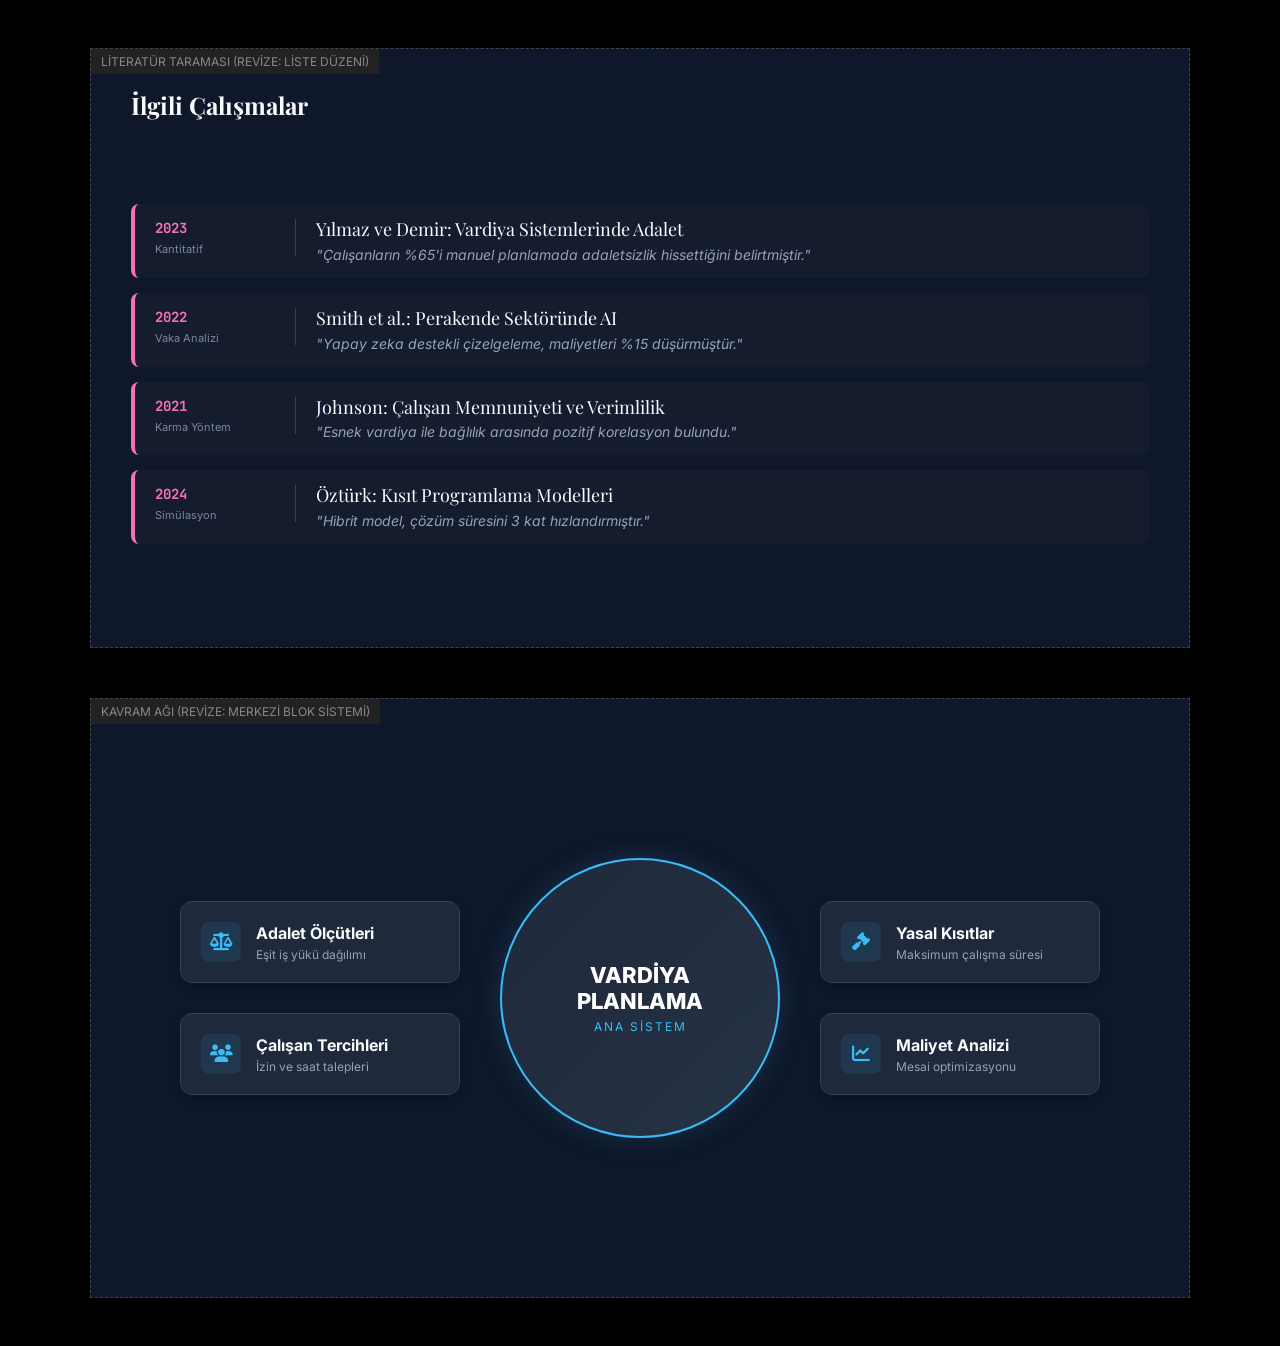
<file: 1.html>
<!DOCTYPE html>
<html lang="tr">
<head>
    <meta charset="UTF-8">
    <title>Revize Tasarım: Ferah Liste & Temiz Kavram</title>
    <link href="https://fonts.googleapis.com/css2?family=Playfair+Display:ital,wght@0,600;1,400&family=Inter:wght@400;500;700&family=JetBrains+Mono:wght@400&display=swap" rel="stylesheet">
    <link rel="stylesheet" href="https://cdnjs.cloudflare.com/ajax/libs/font-awesome/6.4.0/css/all.min.css">

    <style>
        :root {
            --bg-dark: #0f172a;
            --bg-surface: #1e293b;
            --text-main: #f8fafc;
            --text-muted: #94a3b8;
            --accent: #f472b6;
            --accent-blue: #38bdf8;
            --border-color: #334155;
        }

        body {
            background-color: #000;
            font-family: 'Inter', sans-serif;
            display: flex; flex-direction: column; align-items: center;
            gap: 50px; padding: 40px; color: var(--text-main);
        }

        .slide-container {
            width: 1100px; height: 600px;
            border: 1px dashed #444; position: relative;
            background: var(--bg-dark); overflow: hidden;
            padding: 40px; box-sizing: border-box;
            display: flex; flex-direction: column;
        }

        .label {
            position: absolute; top: 0; left: 0;
            background: #222; padding: 5px 10px;
            color: #888; font-size: 12px; text-transform: uppercase;
        }

        /* ============================================================
           1. LİTERATÜR TARAMASI (Revize: Dikey Akış / Ferah)
           Fark: Grid yerine Flex-Column kullanıldı. Genişlik %100.
           ============================================================ */

        .lit-stack-wrapper {
            display: flex;
            flex-direction: column; /* Alt alta dizilim */
            gap: 15px; /* Kartlar arası boşluk */
            height: 100%;
            justify-content: center; /* Dikeyde ortala */
        }

        .lit-row {
            display: flex;
            align-items: flex-start;
            background: rgba(255,255,255,0.02);
            padding: 15px 20px;
            border-radius: 8px;
            border-left: 4px solid var(--accent);
            transition: transform 0.2s;
        }

        .lit-row:hover {
            background: rgba(255,255,255,0.05);
            transform: translateX(5px);
        }

        .lit-info {
            flex-shrink: 0;
            width: 140px;
            display: flex; flex-direction: column; gap: 5px;
            margin-right: 20px;
            border-right: 1px solid var(--border-color);
        }

        .lit-year {
            font-family: 'JetBrains Mono', monospace;
            color: var(--accent); font-weight: bold; font-size: 14px;
        }
        .lit-method { font-size: 11px; color: var(--text-muted); opacity: 0.8; }

        .lit-content { flex: 1; }
        .lit-title {
            font-family: 'Playfair Display', serif;
            font-size: 18px; color: var(--text-main);
            margin-bottom: 5px; line-height: 1.2;
        }
        .lit-desc { font-size: 14px; color: var(--text-muted); font-style: italic; }


        /* ============================================================
           2. KAVRAM AĞI (Revize: Merkezi Blok / Işınsız)
           Fark: "position: absolute" ve çizgiler yok. Flexbox 3 kolon.
           ============================================================ */

        .concept-clean-wrapper {
            display: flex;
            align-items: center;
            justify-content: center;
            height: 100%;
            gap: 40px; /* Bloklar arası mesafe */
        }

        /* Sol ve Sağ Kolonlar */
        .side-column {
            display: flex;
            flex-direction: column;
            gap: 30px;
            width: 280px;
        }

        /* Merkez Kolon */
        .center-column {
            width: 280px;
            display: flex; justify-content: center;
        }

        /* Kutuların Ortak Stili (PPT dostu: Basit kutular) */
        .concept-box {
            background: var(--bg-surface);
            border: 1px solid var(--border-color);
            padding: 20px;
            border-radius: 12px;
            text-align: left;
            display: flex; align-items: center; gap: 15px;
            box-shadow: 0 4px 10px rgba(0,0,0,0.2);
            transition: 0.2s;
        }

        /* Merkez Kutu Stili */
        .main-topic-box {
            background: linear-gradient(135deg, var(--bg-surface), #263344);
            border: 2px solid var(--accent-blue);
            width: 100%; aspect-ratio: 1; /* Kare olması için */
            border-radius: 50%; /* Daire */
            display: flex; flex-direction: column; align-items: center; justify-content: center;
            text-align: center;
            box-shadow: 0 0 30px rgba(56, 189, 248, 0.15);
        }

        /* İkon Kutusu */
        .c-icon {
            width: 40px; height: 40px;
            background: rgba(56, 189, 248, 0.1);
            color: var(--accent-blue);
            border-radius: 8px;
            display: flex; align-items: center; justify-content: center;
            font-size: 18px; flex-shrink: 0;
        }

        .c-text h4 { margin: 0 0 4px 0; font-size: 16px; color: var(--text-main); }
        .c-text p { margin: 0; font-size: 12px; color: var(--text-muted); }

        .main-title { font-size: 22px; font-weight: 800; color: #fff; line-height: 1.2; text-transform: uppercase; }
        .main-sub { font-size: 12px; color: var(--accent-blue); margin-top: 5px; letter-spacing: 2px; }

    </style>
</head>
<body>

    <div class="slide-container">
        <div class="label">Literatür Taraması (Revize: Liste Düzeni)</div>
        <h2 style="margin: 0 0 20px 0; font-family:'Playfair Display', serif;">İlgili Çalışmalar</h2>

        <div class="lit-stack-wrapper">

            <div class="lit-row">
                <div class="lit-info">
                    <span class="lit-year">2023</span>
                    <span class="lit-method">Kantitatif</span>
                </div>
                <div class="lit-content">
                    <div class="lit-title" contenteditable="true">Yılmaz ve Demir: Vardiya Sistemlerinde Adalet</div>
                    <div class="lit-desc" contenteditable="true">"Çalışanların %65'i manuel planlamada adaletsizlik hissettiğini belirtmiştir."</div>
                </div>
            </div>

            <div class="lit-row">
                <div class="lit-info">
                    <span class="lit-year">2022</span>
                    <span class="lit-method">Vaka Analizi</span>
                </div>
                <div class="lit-content">
                    <div class="lit-title" contenteditable="true">Smith et al.: Perakende Sektöründe AI</div>
                    <div class="lit-desc" contenteditable="true">"Yapay zeka destekli çizelgeleme, maliyetleri %15 düşürmüştür."</div>
                </div>
            </div>

            <div class="lit-row">
                <div class="lit-info">
                    <span class="lit-year">2021</span>
                    <span class="lit-method">Karma Yöntem</span>
                </div>
                <div class="lit-content">
                    <div class="lit-title" contenteditable="true">Johnson: Çalışan Memnuniyeti ve Verimlilik</div>
                    <div class="lit-desc" contenteditable="true">"Esnek vardiya ile bağlılık arasında pozitif korelasyon bulundu."</div>
                </div>
            </div>

            <div class="lit-row">
                <div class="lit-info">
                    <span class="lit-year">2024</span>
                    <span class="lit-method">Simülasyon</span>
                </div>
                <div class="lit-content">
                    <div class="lit-title" contenteditable="true">Öztürk: Kısıt Programlama Modelleri</div>
                    <div class="lit-desc" contenteditable="true">"Hibrit model, çözüm süresini 3 kat hızlandırmıştır."</div>
                </div>
            </div>

        </div>
    </div>

    <div class="slide-container">
        <div class="label">Kavram Ağı (Revize: Merkezi Blok Sistemi)</div>

        <div class="concept-clean-wrapper">

            <div class="side-column">
                <div class="concept-box">
                    <div class="c-icon"><i class="fas fa-balance-scale"></i></div>
                    <div class="c-text">
                        <h4 contenteditable="true">Adalet Ölçütleri</h4>
                        <p contenteditable="true">Eşit iş yükü dağılımı</p>
                    </div>
                </div>
                <div class="concept-box">
                    <div class="c-icon"><i class="fas fa-users"></i></div>
                    <div class="c-text">
                        <h4 contenteditable="true">Çalışan Tercihleri</h4>
                        <p contenteditable="true">İzin ve saat talepleri</p>
                    </div>
                </div>
            </div>

            <div class="center-column">
                <div class="main-topic-box">
                    <div class="main-title" contenteditable="true">VARDİYA<br>PLANLAMA</div>
                    <div class="main-sub">ANA SİSTEM</div>
                </div>
            </div>

            <div class="side-column">
                <div class="concept-box">
                    <div class="c-icon"><i class="fas fa-gavel"></i></div>
                    <div class="c-text">
                        <h4 contenteditable="true">Yasal Kısıtlar</h4>
                        <p contenteditable="true">Maksimum çalışma süresi</p>
                    </div>
                </div>
                <div class="concept-box">
                    <div class="c-icon"><i class="fas fa-chart-line"></i></div>
                    <div class="c-text">
                        <h4 contenteditable="true">Maliyet Analizi</h4>
                        <p contenteditable="true">Mesai optimizasyonu</p>
                    </div>
                </div>
            </div>

        </div>
    </div>

</body>
</html>
</file>
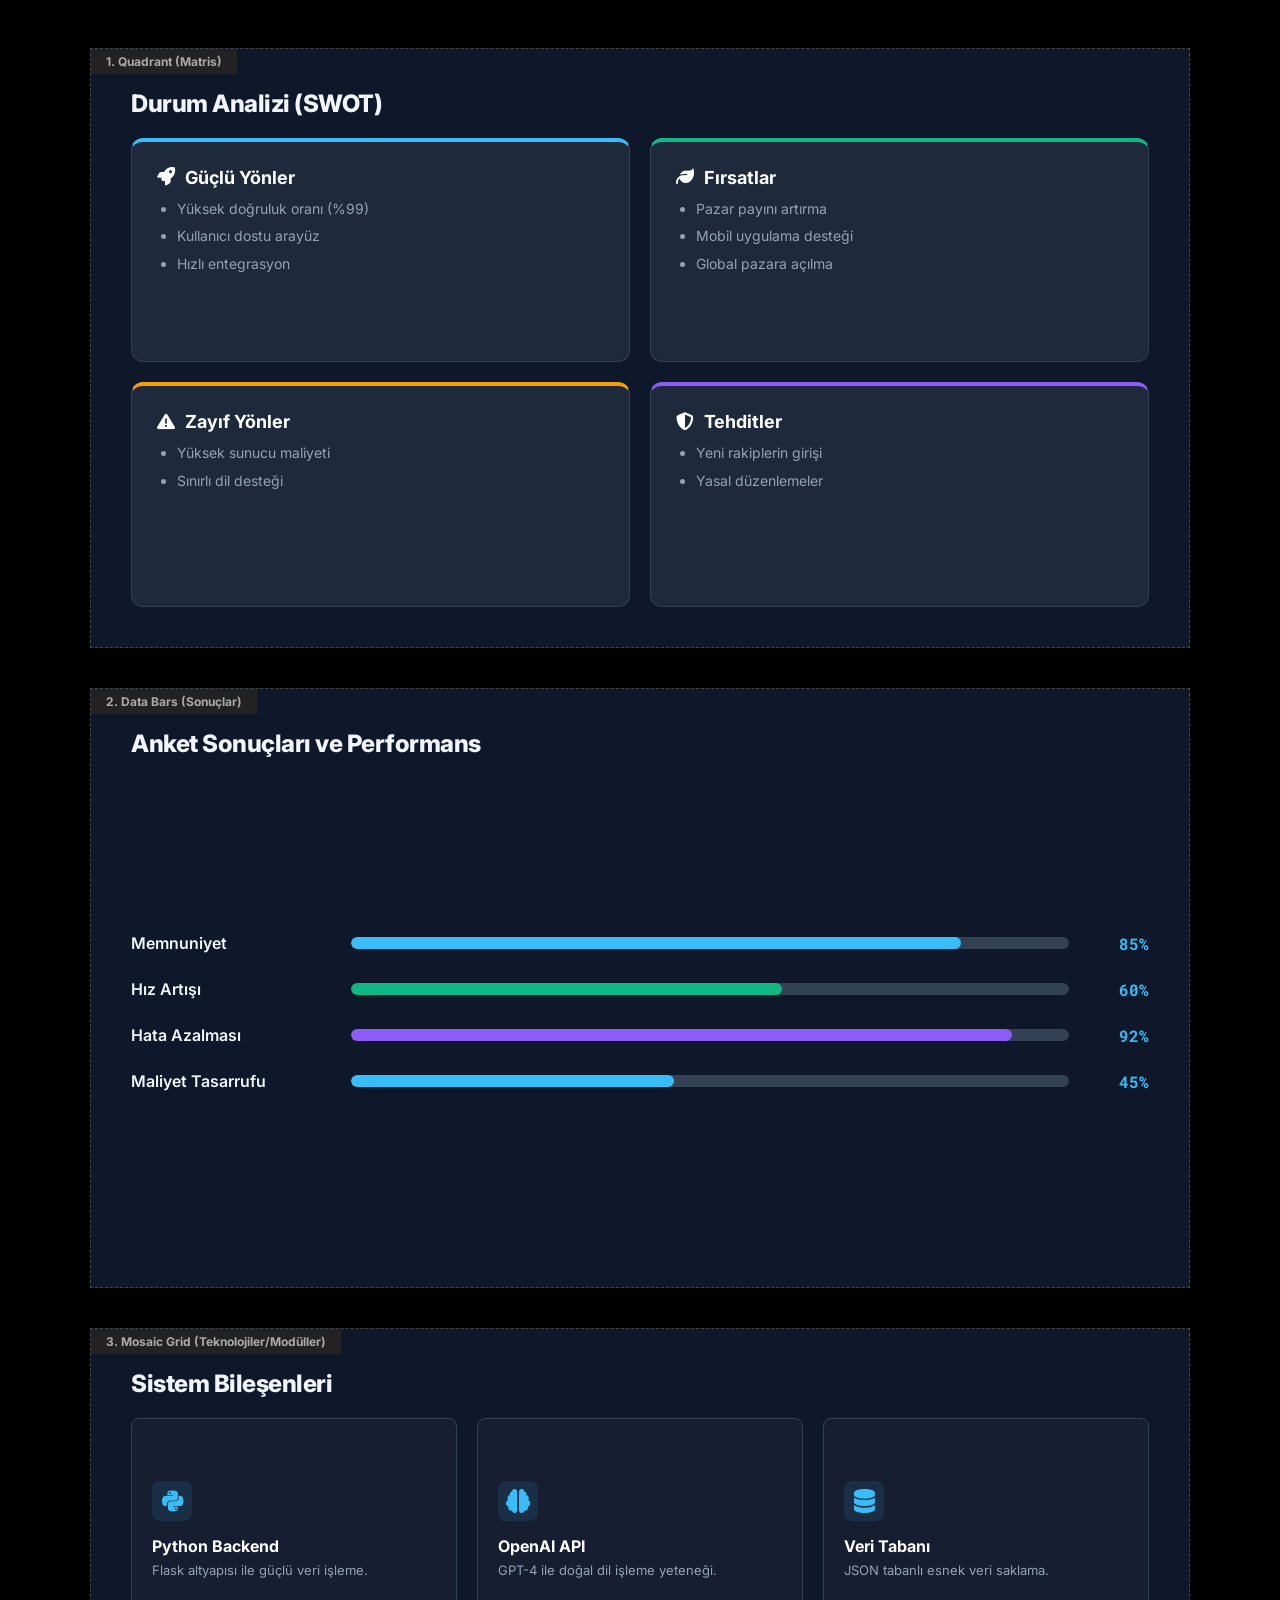
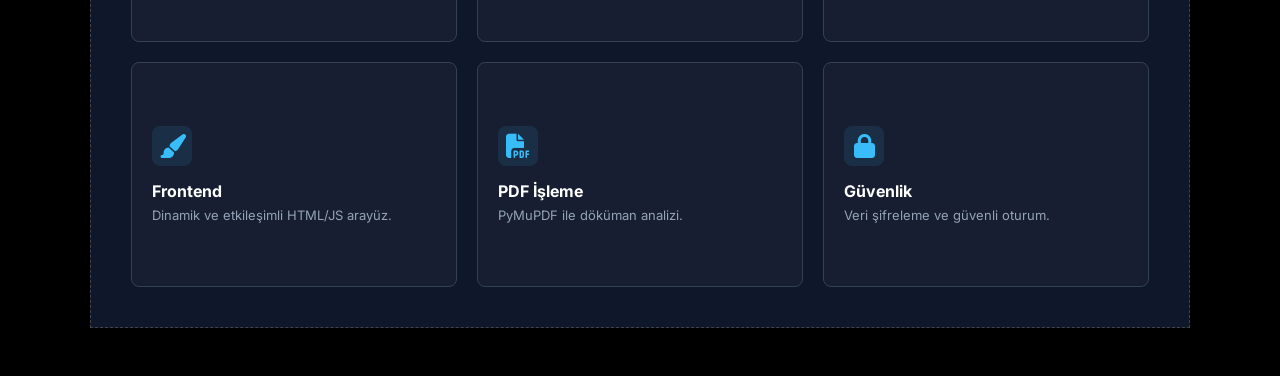
<file: 2.html>
<!DOCTYPE html>
<html lang="tr">
<head>
    <meta charset="UTF-8">
    <title>Temiz & Düz Layout Testi</title>
    <link href="https://fonts.googleapis.com/css2?family=Inter:wght@400;500;600;800&family=Roboto+Mono:wght@400;700&display=swap" rel="stylesheet">
    <link rel="stylesheet" href="https://cdnjs.cloudflare.com/ajax/libs/font-awesome/6.4.0/css/all.min.css">

    <style>
        :root {
            --bg-dark: #0f172a;
            --bg-card: #1e293b;
            --text-main: #f1f5f9;
            --text-muted: #94a3b8;
            --accent: #38bdf8;
            --accent-green: #10b981;
            --accent-purple: #8b5cf6;
            --accent-orange: #f59e0b;
            --line-color: #334155;
        }

        body {
            background-color: #000;
            font-family: 'Inter', sans-serif;
            display: flex; flex-direction: column; align-items: center;
            gap: 40px; padding: 40px; color: var(--text-main);
        }

        .slide-frame {
            width: 1100px; height: 600px;
            border: 1px dashed #444; position: relative;
            background: var(--bg-dark); overflow: hidden;
            padding: 40px; box-sizing: border-box;
            display: flex; flex-direction: column;
        }

        .label {
            position: absolute; top: 0; left: 0;
            background: #222; padding: 5px 15px;
            color: #aaa; font-size: 12px; font-weight: bold;
        }

        h2 { margin-top: 0; font-weight: 800; letter-spacing: -0.5px; }

        /* ============================================================
           1. QUADRANT (DÖRTLÜ MATRİS)
           Kullanım: SWOT, Karşılaştırma, 4 Ana Ayak
           Yapı: 2x2 Grid. Çok temiz, kenarlıklı.
           ============================================================ */
        .quadrant-wrapper {
            display: grid;
            grid-template-columns: 1fr 1fr;
            grid-template-rows: 1fr 1fr;
            gap: 20px;
            height: 100%;
        }

        .q-box {
            background: var(--bg-card);
            border: 1px solid var(--line-color);
            border-radius: 12px;
            padding: 25px;
            display: flex; flex-direction: column;
            transition: 0.2s;
        }

        /* Her kutuya hafif bir renk vurgusu (Opsiyonel) */
        .q-1 { border-top: 4px solid var(--accent); }
        .q-2 { border-top: 4px solid var(--accent-green); }
        .q-3 { border-top: 4px solid var(--accent-orange); }
        .q-4 { border-top: 4px solid var(--accent-purple); }

        .q-title {
            font-size: 18px; font-weight: 700; color: #fff;
            margin-bottom: 10px; display: flex; align-items: center; gap: 10px;
        }
        .q-content {
            font-size: 14px; color: var(--text-muted); line-height: 1.6;
            flex: 1; overflow-y: auto;
        }
        .q-content ul { padding-left: 20px; margin: 0; }
        .q-content li { margin-bottom: 5px; }


        /* ============================================================
           2. DATA BARS (VERİ ÇUBUKLARI)
           Kullanım: Anket sonuçları, Performans, Yüzdeler
           Yapı: Metin solda, Çubuk ortada, Yüzde sağda.
           ============================================================ */
        .charts-wrapper {
            display: flex; flex-direction: column;
            justify-content: center; height: 100%; gap: 25px;
        }

        .chart-row {
            display: flex; align-items: center; width: 100%;
        }

        .chart-label {
            width: 200px; font-weight: 600; font-size: 16px;
            color: var(--text-main); flex-shrink: 0;
        }

        .chart-track {
            flex: 1; height: 12px; background: #334155;
            border-radius: 6px; margin: 0 20px;
            overflow: hidden; position: relative;
        }

        .chart-fill {
            height: 100%; background: var(--accent);
            border-radius: 6px; display: block;
        }

        .chart-value {
            width: 60px; font-family: 'Roboto Mono', monospace;
            font-weight: 700; color: var(--accent); text-align: right;
        }

        /* Renk varyasyonları */
        .c-blue { background: var(--accent); }
        .c-green { background: var(--accent-green); }
        .c-purple { background: var(--accent-purple); }


        /* ============================================================
           3. MOSAIC GRID (MOZAİK IZGARA)
           Kullanım: Teknolojiler, Modüller, Anahtar Kelimeler
           Yapı: 3x2 Kartlar. Kısa ve ikonlu.
           ============================================================ */
        .mosaic-wrapper {
            display: grid;
            grid-template-columns: repeat(3, 1fr);
            grid-template-rows: repeat(2, 1fr); /* 2 satır, 3 sütun */
            gap: 20px; height: 100%;
        }

        .m-card {
            background: rgba(255,255,255,0.03);
            border: 1px solid var(--line-color);
            border-radius: 8px;
            padding: 20px;
            display: flex; flex-direction: column; align-items: flex-start; justify-content: center;
        }

        .m-icon {
            font-size: 24px; color: var(--accent); margin-bottom: 15px;
            background: rgba(56, 189, 248, 0.1); width: 40px; height: 40px;
            display: flex; align-items: center; justify-content: center; border-radius: 8px;
        }

        .m-title { font-weight: 700; font-size: 16px; margin-bottom: 5px; color: #fff; }
        .m-desc { font-size: 13px; color: var(--text-muted); line-height: 1.4; }

    </style>
</head>
<body>

    <div class="slide-frame">
        <div class="label">1. Quadrant (Matris)</div>
        <h2 contenteditable="true">Durum Analizi (SWOT)</h2>

        <div class="quadrant-wrapper">
            <div class="q-box q-1">
                <div class="q-title" contenteditable="true"><i class="fas fa-rocket"></i> Güçlü Yönler</div>
                <div class="q-content" contenteditable="true">
                    <ul>
                        <li>Yüksek doğruluk oranı (%99)</li>
                        <li>Kullanıcı dostu arayüz</li>
                        <li>Hızlı entegrasyon</li>
                    </ul>
                </div>
            </div>
            <div class="q-box q-2">
                <div class="q-title" contenteditable="true"><i class="fas fa-leaf"></i> Fırsatlar</div>
                <div class="q-content" contenteditable="true">
                    <ul>
                        <li>Pazar payını artırma</li>
                        <li>Mobil uygulama desteği</li>
                        <li>Global pazara açılma</li>
                    </ul>
                </div>
            </div>
            <div class="q-box q-3">
                <div class="q-title" contenteditable="true"><i class="fas fa-exclamation-triangle"></i> Zayıf Yönler</div>
                <div class="q-content" contenteditable="true">
                    <ul>
                        <li>Yüksek sunucu maliyeti</li>
                        <li>Sınırlı dil desteği</li>
                    </ul>
                </div>
            </div>
            <div class="q-box q-4">
                <div class="q-title" contenteditable="true"><i class="fas fa-shield-alt"></i> Tehditler</div>
                <div class="q-content" contenteditable="true">
                    <ul>
                        <li>Yeni rakiplerin girişi</li>
                        <li>Yasal düzenlemeler</li>
                    </ul>
                </div>
            </div>
        </div>
    </div>

    <div class="slide-frame">
        <div class="label">2. Data Bars (Sonuçlar)</div>
        <h2 contenteditable="true">Anket Sonuçları ve Performans</h2>

        <div class="charts-wrapper">
            <div class="chart-row">
                <div class="chart-label" contenteditable="true">Memnuniyet</div>
                <div class="chart-track"><span class="chart-fill c-blue" style="width: 85%;"></span></div>
                <div class="chart-value" contenteditable="true">85%</div>
            </div>

            <div class="chart-row">
                <div class="chart-label" contenteditable="true">Hız Artışı</div>
                <div class="chart-track"><span class="chart-fill c-green" style="width: 60%;"></span></div>
                <div class="chart-value" contenteditable="true">60%</div>
            </div>

            <div class="chart-row">
                <div class="chart-label" contenteditable="true">Hata Azalması</div>
                <div class="chart-track"><span class="chart-fill c-purple" style="width: 92%;"></span></div>
                <div class="chart-value" contenteditable="true">92%</div>
            </div>

            <div class="chart-row">
                <div class="chart-label" contenteditable="true">Maliyet Tasarrufu</div>
                <div class="chart-track"><span class="chart-fill c-blue" style="width: 45%;"></span></div>
                <div class="chart-value" contenteditable="true">45%</div>
            </div>
        </div>
    </div>

    <div class="slide-frame">
        <div class="label">3. Mosaic Grid (Teknolojiler/Modüller)</div>
        <h2 contenteditable="true">Sistem Bileşenleri</h2>

        <div class="mosaic-wrapper">
            <div class="m-card">
                <div class="m-icon"><i class="fab fa-python"></i></div>
                <div class="m-title" contenteditable="true">Python Backend</div>
                <div class="m-desc" contenteditable="true">Flask altyapısı ile güçlü veri işleme.</div>
            </div>
            <div class="m-card">
                <div class="m-icon"><i class="fas fa-brain"></i></div>
                <div class="m-title" contenteditable="true">OpenAI API</div>
                <div class="m-desc" contenteditable="true">GPT-4 ile doğal dil işleme yeteneği.</div>
            </div>
            <div class="m-card">
                <div class="m-icon"><i class="fas fa-database"></i></div>
                <div class="m-title" contenteditable="true">Veri Tabanı</div>
                <div class="m-desc" contenteditable="true">JSON tabanlı esnek veri saklama.</div>
            </div>
            <div class="m-card">
                <div class="m-icon"><i class="fas fa-paint-brush"></i></div>
                <div class="m-title" contenteditable="true">Frontend</div>
                <div class="m-desc" contenteditable="true">Dinamik ve etkileşimli HTML/JS arayüz.</div>
            </div>
            <div class="m-card">
                <div class="m-icon"><i class="fas fa-file-pdf"></i></div>
                <div class="m-title" contenteditable="true">PDF İşleme</div>
                <div class="m-desc" contenteditable="true">PyMuPDF ile döküman analizi.</div>
            </div>
            <div class="m-card">
                <div class="m-icon"><i class="fas fa-lock"></i></div>
                <div class="m-title" contenteditable="true">Güvenlik</div>
                <div class="m-desc" contenteditable="true">Veri şifreleme ve güvenli oturum.</div>
            </div>
        </div>
    </div>

</body>
</html>
</file>
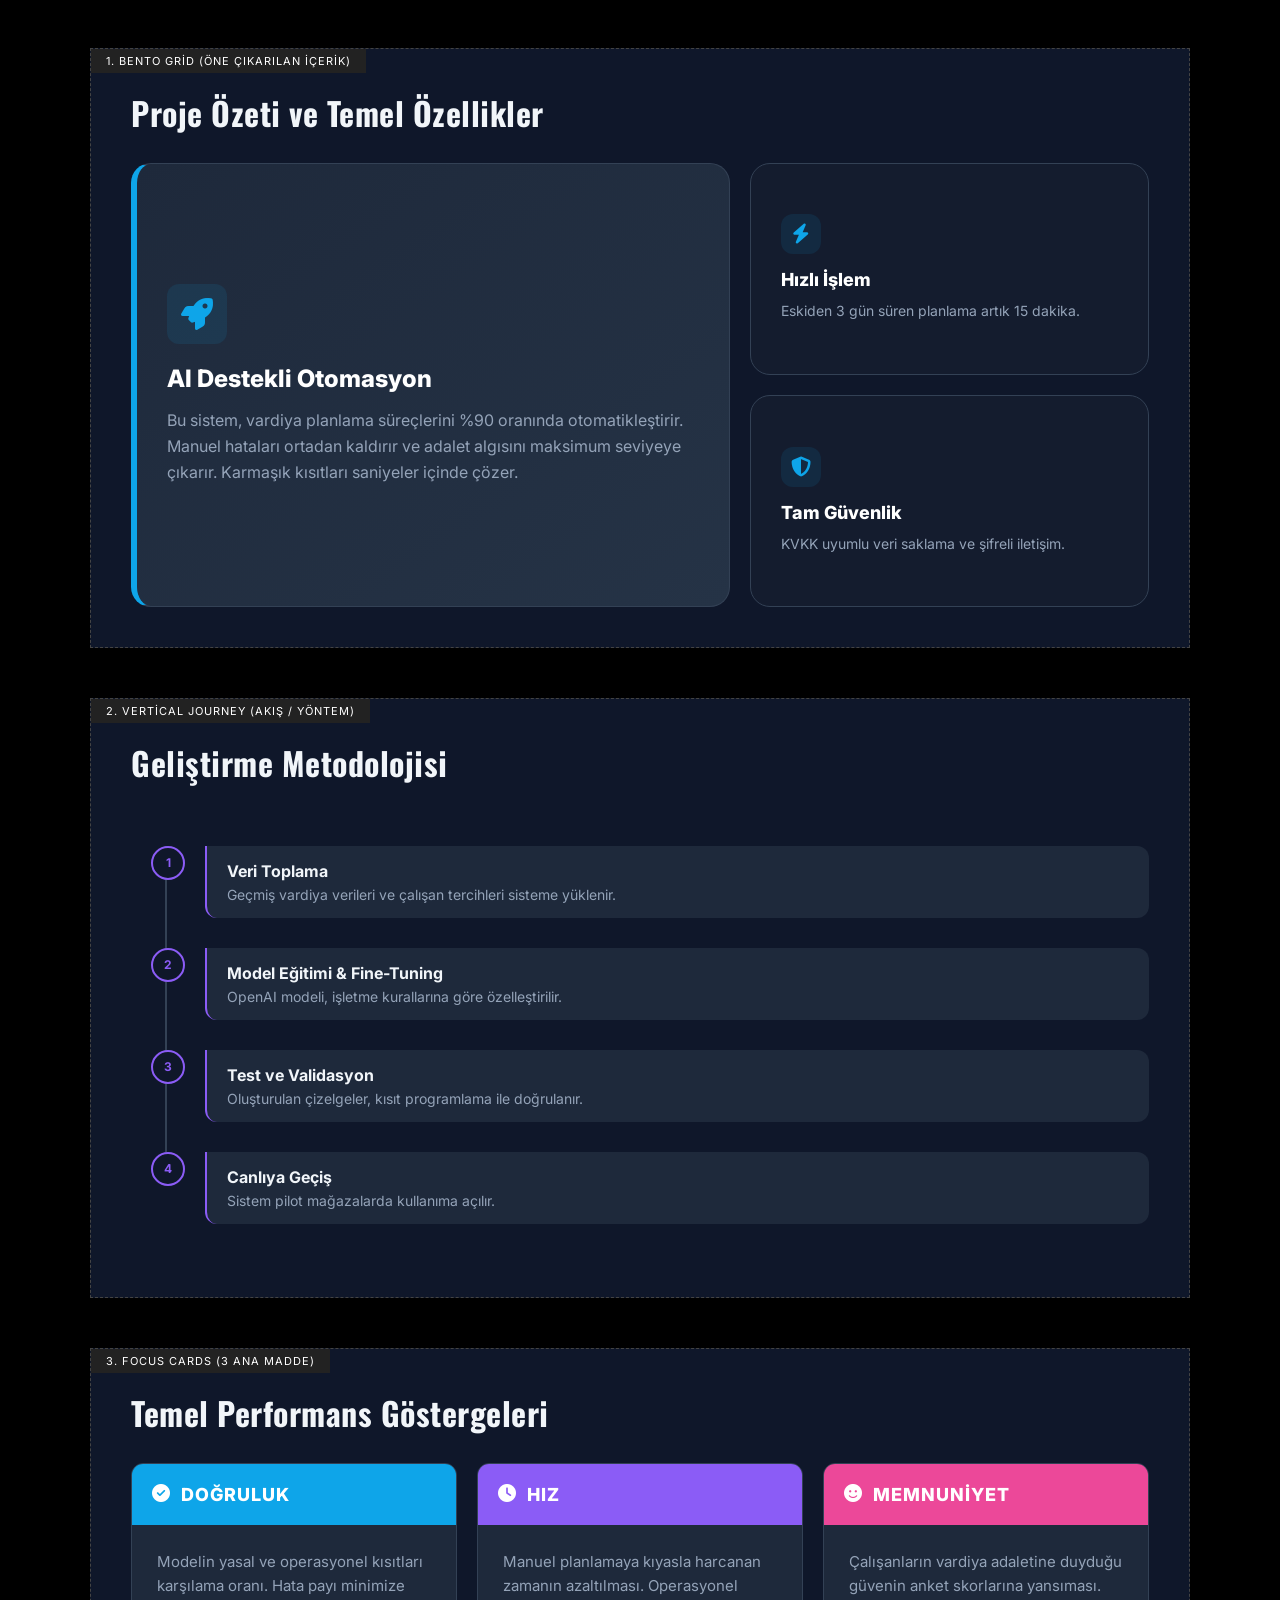
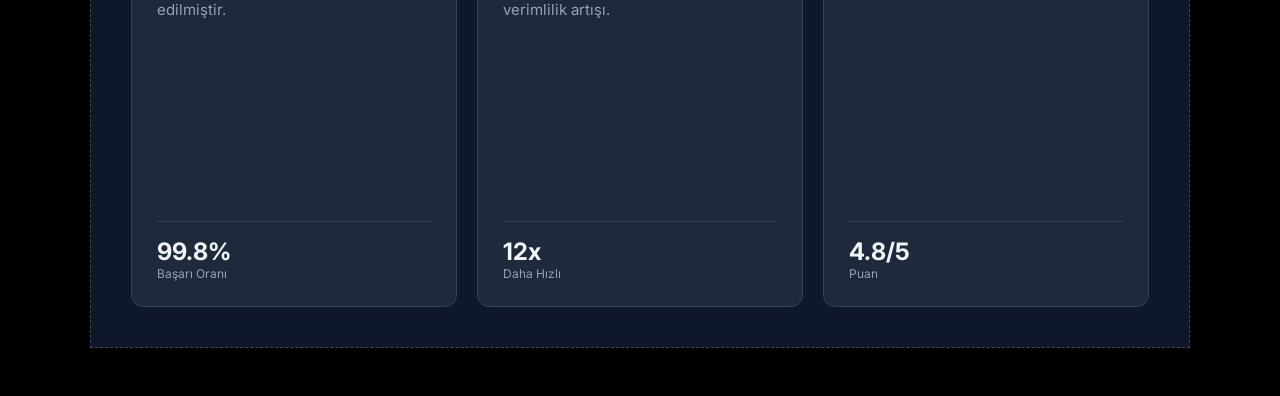
<file: 3.html>
<!DOCTYPE html>
<html lang="tr">
<head>
    <meta charset="UTF-8">
    <title>Modern Layout Testi</title>
    <link href="https://fonts.googleapis.com/css2?family=Inter:wght@400;600;800&family=Oswald:wght@500&display=swap" rel="stylesheet">
    <link rel="stylesheet" href="https://cdnjs.cloudflare.com/ajax/libs/font-awesome/6.4.0/css/all.min.css">

    <style>
        :root {
            --bg-dark: #0f172a;
            --bg-card: #1e293b;
            --text-main: #f1f5f9;
            --text-muted: #94a3b8;
            --accent: #0ea5e9; /* Sky Blue */
            --accent-purple: #8b5cf6;
            --accent-pink: #ec4899;
            --line-color: #334155;
        }

        body {
            background-color: #000;
            font-family: 'Inter', sans-serif;
            display: flex; flex-direction: column; align-items: center;
            gap: 50px; padding: 40px; color: var(--text-main);
        }

        .slide-frame {
            width: 1100px; height: 600px;
            border: 1px dashed #444; position: relative;
            background: var(--bg-dark); overflow: hidden;
            padding: 40px; box-sizing: border-box;
            display: flex; flex-direction: column;
        }

        .label {
            position: absolute; top: 0; left: 0;
            background: #222; padding: 5px 15px;
            color: #fff; font-size: 11px; text-transform: uppercase; letter-spacing: 1px;
        }

        h2 { margin-top: 0; font-family: 'Oswald', sans-serif; font-size: 32px; letter-spacing: 0.5px; }

        /* ============================================================
           1. BENTO GRID (ASİMETRİK IZGARA)
           Kullanım: Özellik tanıtımı, Proje özeti.
           Yapı: Sol tarafta büyük bir ana kutu, sağda 2 küçük kutu.
           ============================================================ */
        .bento-wrapper {
            display: grid;
            grid-template-columns: 1.5fr 1fr; /* Sol geniş, sağ dar */
            grid-template-rows: 1fr 1fr;
            gap: 20px;
            height: 100%;
        }

        .b-card {
            background: var(--bg-card);
            border-radius: 20px;
            padding: 30px;
            border: 1px solid var(--line-color);
            display: flex; flex-direction: column; justify-content: center;
            transition: 0.2s;
        }

        /* Ana Kutu (Sol taraf, 2 satır kaplar) */
        .b-main {
            grid-row: 1 / 3; /* 1'den 3'e kadar (tüm yükseklik) */
            background: linear-gradient(145deg, var(--bg-card), #253346);
            border-left: 6px solid var(--accent);
        }

        .b-side {
            background: rgba(255,255,255,0.02);
        }

        .b-icon {
            font-size: 32px; color: var(--accent); margin-bottom: 20px;
            background: rgba(14, 165, 233, 0.1); width: 60px; height: 60px;
            display: flex; align-items: center; justify-content: center; border-radius: 12px;
        }

        .b-title { font-size: 24px; font-weight: 800; margin-bottom: 15px; color: #fff; }
        .b-text { font-size: 16px; color: var(--text-muted); line-height: 1.6; }

        .b-side .b-title { font-size: 18px; margin-bottom: 10px; }
        .b-side .b-text { font-size: 14px; }
        .b-side .b-icon { width: 40px; height: 40px; font-size: 20px; margin-bottom: 15px; }


        /* ============================================================
           2. VERTICAL JOURNEY (DİKEY YOLCULUK/SÜREÇ)
           Kullanım: Yöntem, Adımlar, Ajanda.
           Yapı: Sol tarafta çizgi, sağda içerik blokları. Timeline'ın daha temiz hali.
           ============================================================ */
        .v-journey-wrapper {
            display: flex; flex-direction: column;
            justify-content: center; height: 100%; gap: 0;
            padding-left: 20px;
        }

        .v-step {
            display: flex; gap: 20px;
            position: relative;
            padding-bottom: 30px; /* Alt boşluk */
        }

        .v-step:last-child { padding-bottom: 0; }

        /* Dikey Çizgi */
        .v-line {
            position: absolute; left: 14px; top: 0; bottom: 0;
            width: 2px; background: var(--line-color);
            z-index: 0;
        }
        /* Son elemanda çizgi olmasın (veya kısa olsun) */
        .v-step:last-child .v-line { display: none; }

        .v-marker {
            width: 30px; height: 30px;
            background: var(--bg-dark);
            border: 2px solid var(--accent-purple);
            border-radius: 50%;
            display: flex; align-items: center; justify-content: center;
            font-size: 12px; font-weight: bold; color: var(--accent-purple);
            z-index: 1; flex-shrink: 0;
        }

        .v-content {
            background: var(--bg-card);
            padding: 15px 20px;
            border-radius: 0 12px 12px 12px;
            border-left: 2px solid var(--accent-purple);
            flex: 1;
        }

        .v-head { font-weight: bold; font-size: 16px; color: var(--text-main); margin-bottom: 5px; }
        .v-desc { font-size: 14px; color: var(--text-muted); }


        /* ============================================================
           3. FOCUS CARDS (ODAK KARTLARI)
           Kullanım: 3 Ana Madde, 3 Temel İlke.
           Yapı: Dikey şeritler. Üstte renkli şerit, altta içerik.
           ============================================================ */
        .focus-wrapper {
            display: flex; gap: 20px; height: 100%; align-items: stretch;
        }

        .focus-card {
            flex: 1;
            background: var(--bg-card);
            border-radius: 12px;
            overflow: hidden;
            border: 1px solid var(--line-color);
            display: flex; flex-direction: column;
        }

        /* Renkli Üst Başlık */
        .focus-header {
            padding: 20px;
            font-weight: 800; font-size: 18px; color: #fff;
            text-transform: uppercase; letter-spacing: 1px;
            display: flex; align-items: center; gap: 10px;
        }

        .fh-1 { background: var(--accent); }
        .fh-2 { background: var(--accent-purple); }
        .fh-3 { background: var(--accent-pink); }

        .focus-body {
            padding: 25px; flex: 1;
            display: flex; flex-direction: column; gap: 10px;
        }

        .focus-text { font-size: 15px; line-height: 1.6; color: var(--text-muted); flex: 1; }

        .focus-stat {
            margin-top: auto; padding-top: 15px; border-top: 1px solid var(--line-color);
            font-size: 24px; font-weight: 700; color: var(--text-main);
        }
        .focus-stat span { font-size: 12px; font-weight: normal; color: var(--text-muted); display: block; }

    </style>
</head>
<body>

    <div class="slide-frame">
        <div class="label">1. Bento Grid (Öne Çıkarılan İçerik)</div>
        <h2 contenteditable="true">Proje Özeti ve Temel Özellikler</h2>

        <div class="bento-wrapper">
            <div class="b-card b-main">
                <div class="b-icon"><i class="fas fa-rocket"></i></div>
                <div class="b-title" contenteditable="true">AI Destekli Otomasyon</div>
                <div class="b-text" contenteditable="true">
                    Bu sistem, vardiya planlama süreçlerini %90 oranında otomatikleştirir.
                    Manuel hataları ortadan kaldırır ve adalet algısını maksimum seviyeye çıkarır.
                    Karmaşık kısıtları saniyeler içinde çözer.
                </div>
            </div>

            <div class="b-card b-side">
                <div class="b-icon"><i class="fas fa-bolt"></i></div>
                <div class="b-title" contenteditable="true">Hızlı İşlem</div>
                <div class="b-text" contenteditable="true">Eskiden 3 gün süren planlama artık 15 dakika.</div>
            </div>

            <div class="b-card b-side">
                <div class="b-icon"><i class="fas fa-shield-alt"></i></div>
                <div class="b-title" contenteditable="true">Tam Güvenlik</div>
                <div class="b-text" contenteditable="true">KVKK uyumlu veri saklama ve şifreli iletişim.</div>
            </div>
        </div>
    </div>

    <div class="slide-frame">
        <div class="label">2. Vertical Journey (Akış / Yöntem)</div>
        <h2 contenteditable="true">Geliştirme Metodolojisi</h2>

        <div class="v-journey-wrapper">
            <div class="v-step">
                <div class="v-line"></div>
                <div class="v-marker">1</div>
                <div class="v-content">
                    <div class="v-head" contenteditable="true">Veri Toplama</div>
                    <div class="v-desc" contenteditable="true">Geçmiş vardiya verileri ve çalışan tercihleri sisteme yüklenir.</div>
                </div>
            </div>

            <div class="v-step">
                <div class="v-line"></div>
                <div class="v-marker">2</div>
                <div class="v-content">
                    <div class="v-head" contenteditable="true">Model Eğitimi & Fine-Tuning</div>
                    <div class="v-desc" contenteditable="true">OpenAI modeli, işletme kurallarına göre özelleştirilir.</div>
                </div>
            </div>

            <div class="v-step">
                <div class="v-line"></div>
                <div class="v-marker">3</div>
                <div class="v-content">
                    <div class="v-head" contenteditable="true">Test ve Validasyon</div>
                    <div class="v-desc" contenteditable="true">Oluşturulan çizelgeler, kısıt programlama ile doğrulanır.</div>
                </div>
            </div>

            <div class="v-step">
                <div class="v-line"></div>
                <div class="v-marker">4</div>
                <div class="v-content">
                    <div class="v-head" contenteditable="true">Canlıya Geçiş</div>
                    <div class="v-desc" contenteditable="true">Sistem pilot mağazalarda kullanıma açılır.</div>
                </div>
            </div>
        </div>
    </div>

    <div class="slide-frame">
        <div class="label">3. Focus Cards (3 Ana Madde)</div>
        <h2 contenteditable="true">Temel Performans Göstergeleri</h2>

        <div class="focus-wrapper">
            <div class="focus-card">
                <div class="focus-header fh-1"><i class="fas fa-check-circle"></i> Doğruluk</div>
                <div class="focus-body">
                    <div class="focus-text" contenteditable="true">
                        Modelin yasal ve operasyonel kısıtları karşılama oranı. Hata payı minimize edilmiştir.
                    </div>
                    <div class="focus-stat">99.8% <span>Başarı Oranı</span></div>
                </div>
            </div>

            <div class="focus-card">
                <div class="focus-header fh-2"><i class="fas fa-clock"></i> Hız</div>
                <div class="focus-body">
                    <div class="focus-text" contenteditable="true">
                        Manuel planlamaya kıyasla harcanan zamanın azaltılması. Operasyonel verimlilik artışı.
                    </div>
                    <div class="focus-stat">12x <span>Daha Hızlı</span></div>
                </div>
            </div>

            <div class="focus-card">
                <div class="focus-header fh-3"><i class="fas fa-smile"></i> Memnuniyet</div>
                <div class="focus-body">
                    <div class="focus-text" contenteditable="true">
                        Çalışanların vardiya adaletine duyduğu güvenin anket skorlarına yansıması.
                    </div>
                    <div class="focus-stat">4.8/5 <span>Puan</span></div>
                </div>
            </div>
        </div>
    </div>

</body>
</html>
</file>
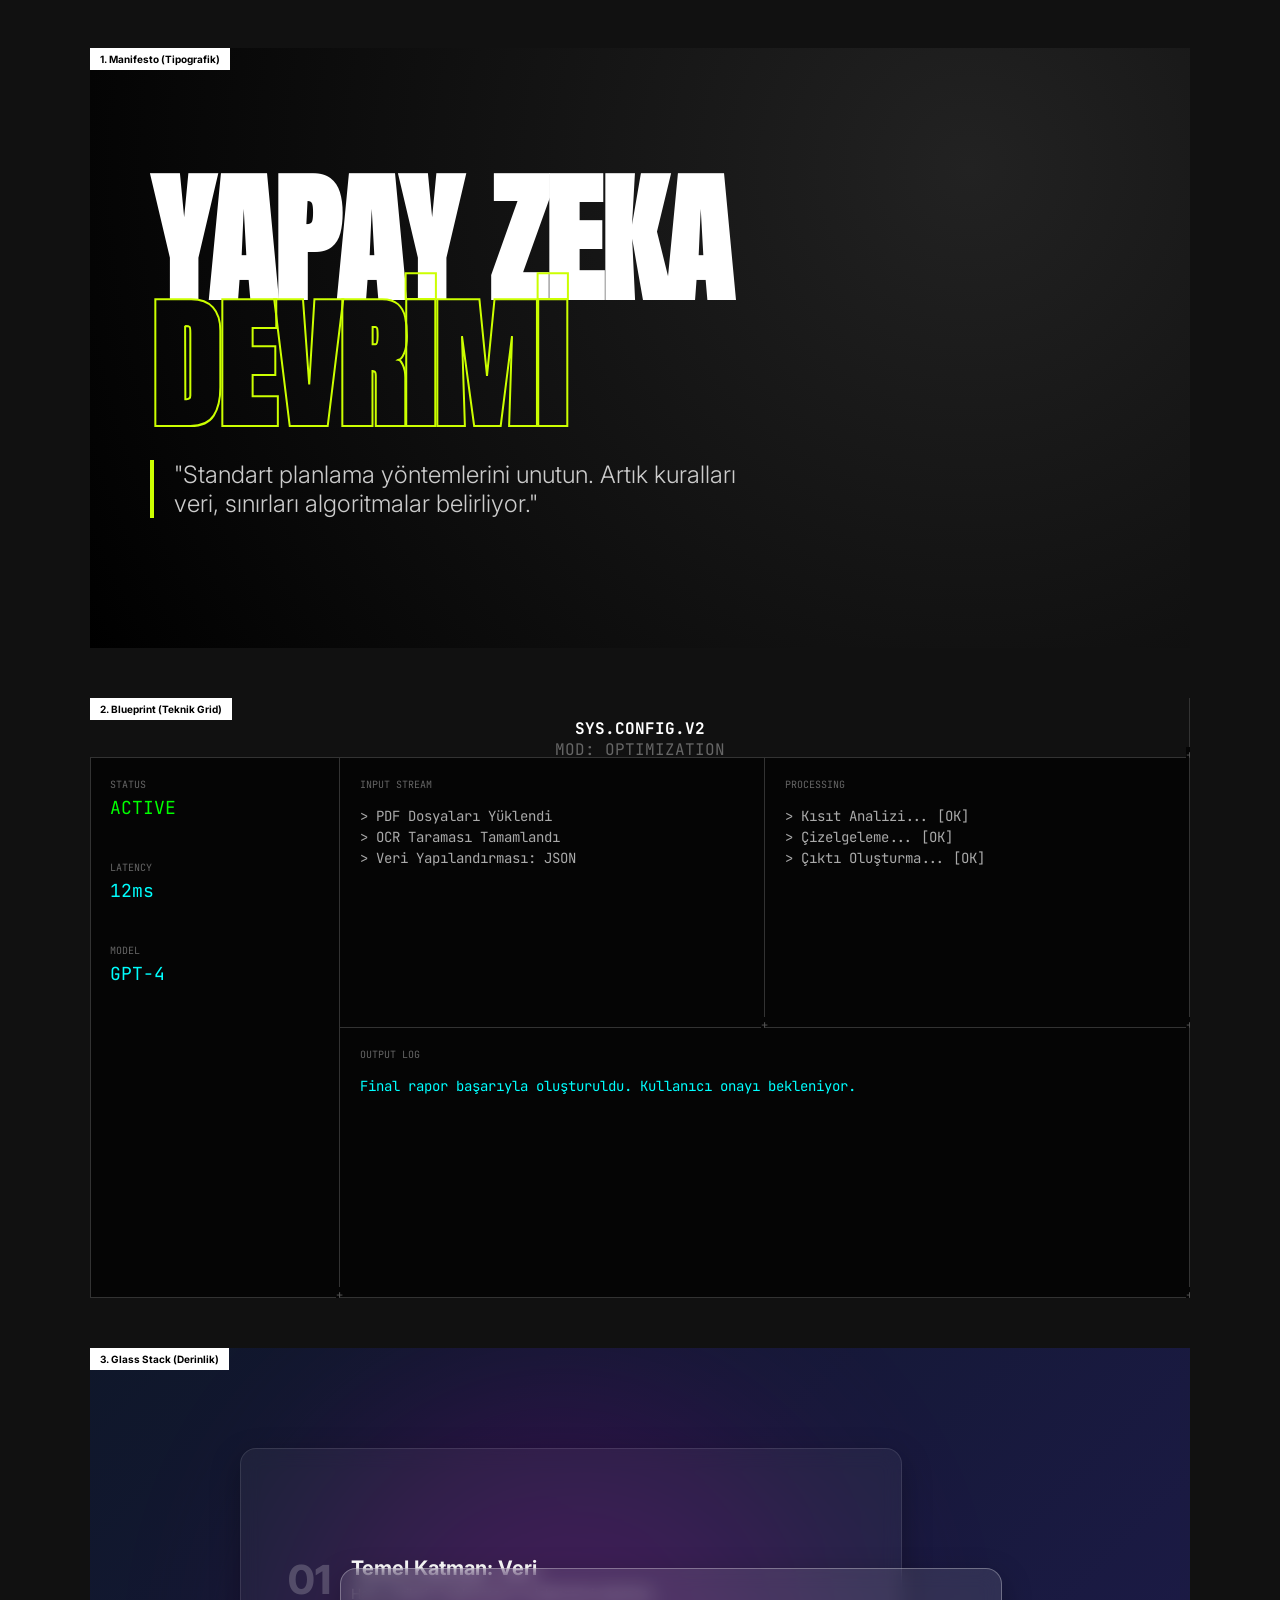
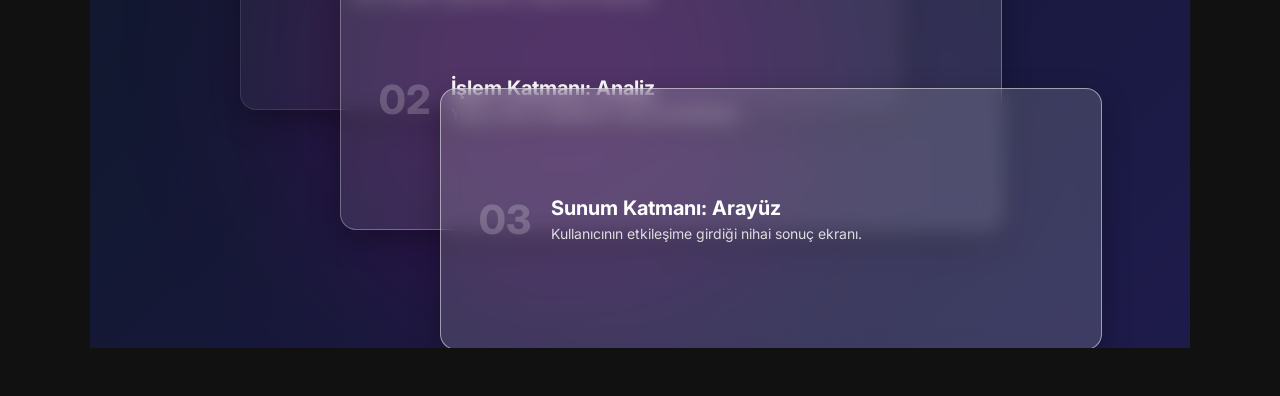
<file: 4.html>
<!DOCTYPE html>
<html lang="tr">
<head>
    <meta charset="UTF-8">
    <title>Radikal Farklı Tasarımlar</title>
    <link href="https://fonts.googleapis.com/css2?family=Anton&family=Inter:wght@300;400;600&family=JetBrains+Mono:wght@400;700&display=swap" rel="stylesheet">
    <link rel="stylesheet" href="https://cdnjs.cloudflare.com/ajax/libs/font-awesome/6.4.0/css/all.min.css">

    <style>
        :root {
            --bg-dark: #050505; /* Simsiyah */
            --text-main: #ffffff;
            --accent-neon: #ccff00; /* Neon Sarı/Yeşil */
            --accent-cyan: #00ffff;
            --grid-line: #333;
        }

        body {
            background-color: #111;
            font-family: 'Inter', sans-serif;
            display: flex; flex-direction: column; align-items: center;
            gap: 50px; padding: 40px; color: var(--text-main);
        }

        .slide-frame {
            width: 1100px; height: 600px;
            position: relative; overflow: hidden;
            background: var(--bg-dark);
            box-sizing: border-box;
            /* Kenarlık yok, gölge yok - tamamen flat */
        }

        .label {
            position: absolute; top: 0; left: 0;
            background: #fff; color: #000;
            padding: 5px 10px; font-size: 10px; font-weight: bold; z-index: 100;
        }

        /* ============================================================
           1. MANIFESTO (TİPOGRAFİK GÜÇ)
           Felsefe: "Kutu Yok". Yazı görselin kendisidir.
           Kullanım: Bölüm başlangıcı, Vurucu slogan, Ana Fikir.
           ============================================================ */
        .manifesto-wrapper {
            height: 100%; display: flex; flex-direction: column;
            justify-content: center; padding: 0 60px;
            background: radial-gradient(circle at 80% 20%, #222, #000);
        }

        .m-huge-text {
            font-family: 'Anton', sans-serif; /* Çok kalın, dar font */
            font-size: 140px; line-height: 0.9;
            text-transform: uppercase;
            color: #fff;
            margin: 0;
            letter-spacing: -2px;
        }

        .m-highlight {
            color: transparent;
            -webkit-text-stroke: 2px var(--accent-neon); /* Sadece kenar çizgisi */
        }

        .m-sub-text {
            font-family: 'Inter', sans-serif;
            font-size: 24px; font-weight: 300;
            margin-top: 30px; border-left: 4px solid var(--accent-neon);
            padding-left: 20px; max-width: 600px;
            color: #ccc;
        }


        /* ============================================================
           2. THE BLUEPRINT (TEKNİK IZGARA)
           Felsefe: "Kart Yok". Her şey bir sistemin parçası. Çizgiler görünür.
           Kullanım: Veri, Teknik detay, Süreç.
           ============================================================ */
        .blueprint-wrapper {
            height: 100%;
            display: grid;
            grid-template-columns: 250px 1fr 1fr;
            grid-template-rows: 60px 1fr 1fr;
            background-image:
                linear-gradient(var(--grid-line) 1px, transparent 1px),
                linear-gradient(90deg, var(--grid-line) 1px, transparent 1px);
            background-size: 100% 100%, 100% 100%; /* Sadece ana hatlar */
            font-family: 'JetBrains Mono', monospace; /* Kod fontu */
        }

        /* Izgara Hücreleri */
        .bp-cell {
            border-right: 1px solid var(--grid-line);
            border-bottom: 1px solid var(--grid-line);
            padding: 20px; display: flex; flex-direction: column;
            position: relative;
        }

        .bp-header {
            grid-column: 1 / 4; /* Üst başlık boydan boya */
            background: #111;
            display: flex; align-items: center; justify-content: space-between;
        }

        .bp-label { font-size: 10px; color: #666; text-transform: uppercase; margin-bottom: 5px; display: block; }
        .bp-val { font-size: 18px; color: var(--accent-cyan); }
        .bp-text { font-size: 14px; color: #aaa; line-height: 1.5; margin-top: 10px; }

        /* Köşelere + işareti koyarak teknik çizim havası verme */
        .bp-cell::after {
            content: '+'; position: absolute; bottom: -6px; right: -4px;
            color: #555; font-size: 12px; background: var(--bg-dark);
        }


        /* ============================================================
           3. GLASS STACK (DERİNLİK & KATMANLAR)
           Felsefe: "Yan Yana Değil, Üst Üste". Derinlik hissi.
           Kullanım: Adımlar, Hiyerarşi, Önem sırası.
           ============================================================ */
        .glass-wrapper {
            height: 100%; position: relative;
            display: flex; align-items: center; justify-content: center;
            background: linear-gradient(135deg, #0f172a 0%, #1e1b4b 100%);
        }

        /* Arka planda dekoratif "blob" (ışık topu) */
        .bg-blob {
            position: absolute; width: 500px; height: 500px;
            background: purple; filter: blur(100px); opacity: 0.3;
            border-radius: 50%; top: 10%; left: 20%;
        }

        .glass-card {
            position: absolute;
            width: 600px; height: 200px;
            background: rgba(255, 255, 255, 0.05); /* Çok şeffaf */
            backdrop-filter: blur(10px); /* Buzlu cam efekti */
            border: 1px solid rgba(255, 255, 255, 0.1);
            border-radius: 16px;
            padding: 30px;
            box-shadow: 0 10px 30px rgba(0,0,0,0.3);
            transition: 0.3s;
            display: flex; align-items: center; gap: 20px;
        }

        /* Kartları üst üste bindirme (Offset) */
        .gc-1 { top: 100px; left: 150px; z-index: 1; }
        .gc-2 { top: 220px; left: 250px; z-index: 2; background: rgba(255, 255, 255, 0.1); border-color: rgba(255,255,255,0.3); }
        .gc-3 { top: 340px; left: 350px; z-index: 3; background: rgba(255, 255, 255, 0.15); border-color: rgba(255,255,255,0.5); }

        .gc-num {
            font-size: 40px; font-weight: 800; color: rgba(255,255,255,0.2);
            width: 60px; text-align: right;
        }
        .gc-content h3 { margin: 0; font-size: 20px; color: #fff; }
        .gc-content p { margin: 5px 0 0 0; font-size: 14px; color: #ddd; }

        .glass-card:hover { transform: scale(1.05); z-index: 10; background: rgba(255,255,255,0.2); }

    </style>
</head>
<body>

    <div class="slide-frame">
        <div class="label">1. Manifesto (Tipografik)</div>
        <div class="manifesto-wrapper">
            <h1 class="m-huge-text" contenteditable="true">
                YAPAY ZEKA <br>
                <span class="m-highlight">DEVRİMİ</span>
            </h1>
            <div class="m-sub-text" contenteditable="true">
                "Standart planlama yöntemlerini unutun. Artık kuralları veri, sınırları algoritmalar belirliyor."
            </div>
        </div>
    </div>

    <div class="slide-frame">
        <div class="label">2. Blueprint (Teknik Grid)</div>
        <div class="blueprint-wrapper">
            <div class="bp-cell bp-header">
                <span style="font-weight:bold; color:#fff;">SYS.CONFIG.V2</span>
                <span style="color:#666;">MOD: OPTIMIZATION</span>
            </div>

            <div class="bp-cell" style="grid-row: 2/4;">
                <span class="bp-label">STATUS</span>
                <span class="bp-val" style="color:#0f0;">ACTIVE</span>
                <br><br>
                <span class="bp-label">LATENCY</span>
                <span class="bp-val">12ms</span>
                <br><br>
                <span class="bp-label">MODEL</span>
                <span class="bp-val">GPT-4</span>
            </div>

            <div class="bp-cell">
                <span class="bp-label">INPUT STREAM</span>
                <div class="bp-text" contenteditable="true">
                    > PDF Dosyaları Yüklendi<br>
                    > OCR Taraması Tamamlandı<br>
                    > Veri Yapılandırması: JSON
                </div>
            </div>

            <div class="bp-cell">
                <span class="bp-label">PROCESSING</span>
                <div class="bp-text" contenteditable="true">
                    > Kısıt Analizi... [OK]<br>
                    > Çizelgeleme... [OK]<br>
                    > Çıktı Oluşturma... [OK]
                </div>
            </div>

            <div class="bp-cell" style="grid-column: 2/4;">
                <span class="bp-label">OUTPUT LOG</span>
                <div class="bp-text" contenteditable="true" style="color:var(--accent-cyan);">
                    Final rapor başarıyla oluşturuldu. Kullanıcı onayı bekleniyor.
                </div>
            </div>
        </div>
    </div>

    <div class="slide-frame">
        <div class="label">3. Glass Stack (Derinlik)</div>
        <div class="glass-wrapper">
            <div class="bg-blob"></div>

            <div class="glass-card gc-1">
                <div class="gc-num">01</div>
                <div class="gc-content">
                    <h3 contenteditable="true">Temel Katman: Veri</h3>
                    <p contenteditable="true">Ham verilerin toplanması ve işlenmesi aşaması.</p>
                </div>
            </div>

            <div class="glass-card gc-2">
                <div class="gc-num">02</div>
                <div class="gc-content">
                    <h3 contenteditable="true">İşlem Katmanı: Analiz</h3>
                    <p contenteditable="true">Yapay zeka modellerinin veriyi yorumlaması.</p>
                </div>
            </div>

            <div class="glass-card gc-3">
                <div class="gc-num">03</div>
                <div class="gc-content">
                    <h3 contenteditable="true">Sunum Katmanı: Arayüz</h3>
                    <p contenteditable="true">Kullanıcının etkileşime girdiği nihai sonuç ekranı.</p>
                </div>
            </div>

        </div>
    </div>

</body>
</html>
</file>
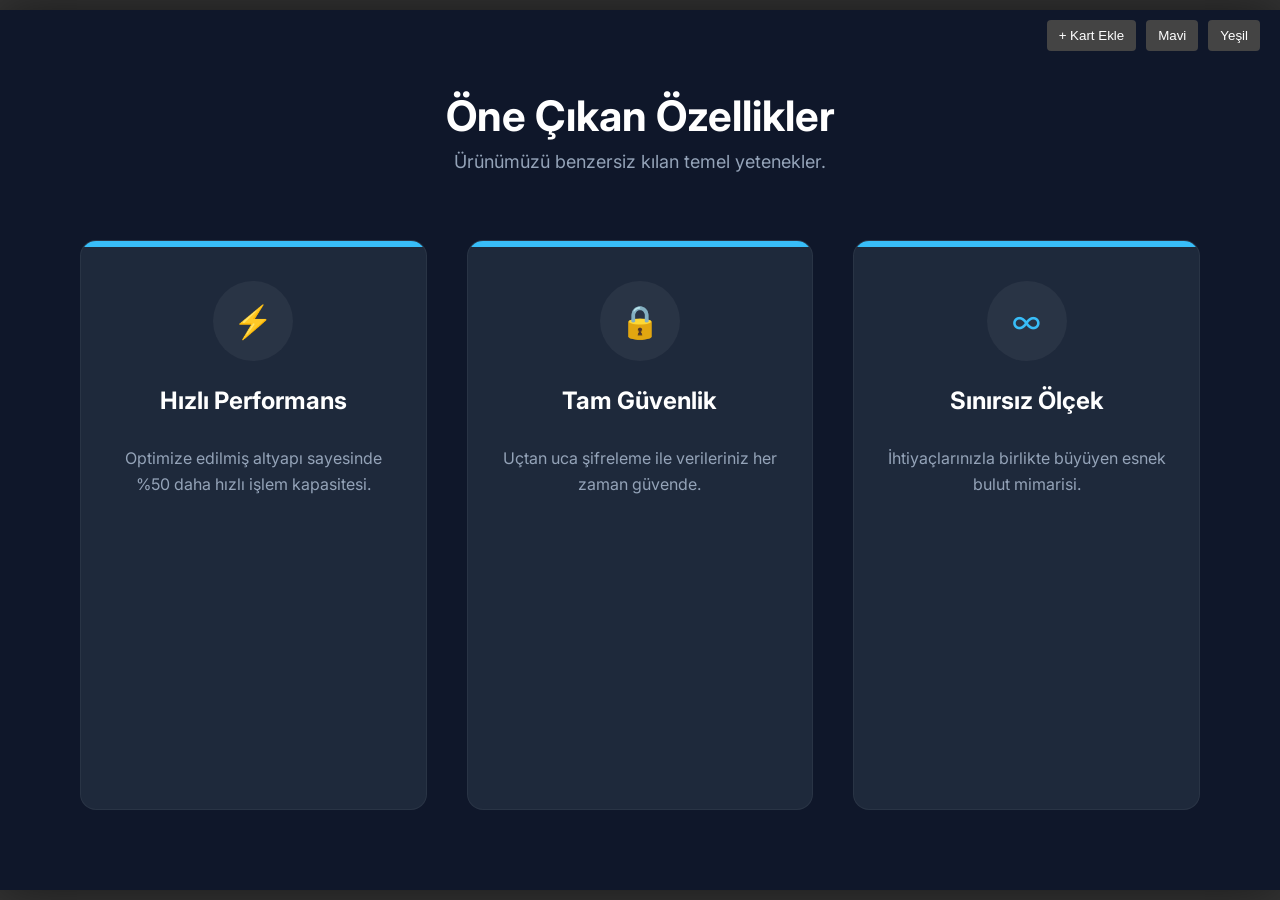
<file: templates/feature_triad.html>
<!DOCTYPE html>
<html lang="tr">
<head>
    <meta charset="UTF-8">
    <title>Layout 18: Feature Triad</title>
    <style>
        @import url('https://fonts.googleapis.com/css2?family=Inter:wght@400;700&display=swap');
        :root { --bg: #0F172A; --card: #1E293B; --text: #F8FAFC; --accent: #38BDF8; }
        body { font-family: 'Inter', sans-serif; background: #333; display: flex; justify-content: center; align-items: center; min-height: 100vh; margin: 0; }

        .slide-container {
            width: 1280px; height: 720px; background: var(--bg); position: relative;
            padding: 80px; display: flex; flex-direction: column; overflow: hidden;
            box-shadow: 0 0 50px rgba(0,0,0,0.5);
        }

        .header { text-align: center; margin-bottom: 50px; }
        .h-title { font-size: 42px; font-weight: 700; color: white; margin: 0; }
        .h-sub { font-size: 18px; color: #94A3B8; margin-top: 10px; }

        .feature-grid {
            display: grid; grid-template-columns: repeat(3, 1fr); gap: 40px;
            height: 100%; align-items: stretch;
        }

        .feature-card {
            background: var(--card); border-radius: 16px; padding: 40px 30px;
            display: flex; flex-direction: column; align-items: center; text-align: center;
            border: 1px solid rgba(255,255,255,0.05); transition: transform 0.3s, box-shadow 0.3s;
            position: relative; overflow: hidden; cursor: pointer;
        }

        /* Kartın üstüne renkli bir çizgi */
        .feature-card::before {
            content: ''; position: absolute; top: 0; left: 0; width: 100%; height: 6px;
            background: var(--accent);
        }

        .feature-card:hover { transform: translateY(-10px); box-shadow: 0 20px 40px rgba(0,0,0,0.3); }
        .feature-card.selected { border: 2px solid #EF4444; }

        .icon-box {
            width: 80px; height: 80px; background: rgba(255,255,255,0.05); border-radius: 50%;
            display: flex; align-items: center; justify-content: center; margin-bottom: 25px;
            font-size: 32px; color: var(--accent);
        }

        .f-title { font-size: 24px; font-weight: 700; color: white; margin: 0 0 15px 0; }
        .f-desc { font-size: 16px; color: #94A3B8; line-height: 1.6; }

        [contenteditable]:focus { outline: none; background: rgba(255,255,255,0.05); border-radius: 4px; }
        .toolbar { position: absolute; top: 20px; right: 20px; z-index: 999; display: flex; gap: 10px; }
        .btn { background: #444; color: white; border: none; padding: 8px 12px; cursor: pointer; border-radius: 4px; }
    </style>
</head>
<body>

<div class="toolbar">
    <button class="btn" onclick="addCard()">+ Kart Ekle</button>
    <button class="btn" onclick="setTheme('#38BDF8')">Mavi</button>
    <button class="btn" onclick="setTheme('#10B981')">Yeşil</button>
</div>

<div class="slide-container" id="canvas">
    <div class="header">
        <h1 class="h-title" contenteditable="true">Öne Çıkan Özellikler</h1>
        <p class="h-sub" contenteditable="true">Ürünümüzü benzersiz kılan temel yetenekler.</p>
    </div>

    <div class="feature-grid" id="grid">
        <div class="feature-card" onclick="selectEl(this)">
            <div class="icon-box">⚡</div>
            <h3 class="f-title" contenteditable="true">Hızlı Performans</h3>
            <p class="f-desc" contenteditable="true">Optimize edilmiş altyapı sayesinde %50 daha hızlı işlem kapasitesi.</p>
        </div>
        <div class="feature-card" onclick="selectEl(this)">
            <div class="icon-box">🔒</div>
            <h3 class="f-title" contenteditable="true">Tam Güvenlik</h3>
            <p class="f-desc" contenteditable="true">Uçtan uca şifreleme ile verileriniz her zaman güvende.</p>
        </div>
        <div class="feature-card" onclick="selectEl(this)">
            <div class="icon-box">∞</div>
            <h3 class="f-title" contenteditable="true">Sınırsız Ölçek</h3>
            <p class="f-desc" contenteditable="true">İhtiyaçlarınızla birlikte büyüyen esnek bulut mimarisi.</p>
        </div>
    </div>
</div>

<script>
    function setTheme(color) { document.documentElement.style.setProperty('--accent', color); }

    function addCard() {
        const grid = document.getElementById('grid');
        // Grid sütun sayısını güncelle (4 karta kadar sığar, sonra küçülür)
        grid.style.gridTemplateColumns = `repeat(${grid.children.length + 1}, 1fr)`;

        const div = document.createElement('div');
        div.className = 'feature-card';
        div.onclick = function() { selectEl(this) };
        div.innerHTML = `
            <div class="icon-box">★</div>
            <h3 class="f-title" contenteditable="true">Yeni Başlık</h3>
            <p class="f-desc" contenteditable="true">Açıklama metni.</p>
        `;
        grid.appendChild(div);
    }

    let selected = null;
    function selectEl(el) {
        if(selected) selected.classList.remove('selected');
        selected = el; selected.classList.add('selected');
    }

    document.addEventListener('keydown', (e) => {
        if((e.key === 'Delete' || e.key === 'Backspace') && selected && !document.activeElement.isContentEditable) {
            selected.remove(); selected = null;
            // Silince gridi düzelt
            const grid = document.getElementById('grid');
            grid.style.gridTemplateColumns = `repeat(${grid.children.length}, 1fr)`;
        }
    });
</script>
</body>
</html>
</file>
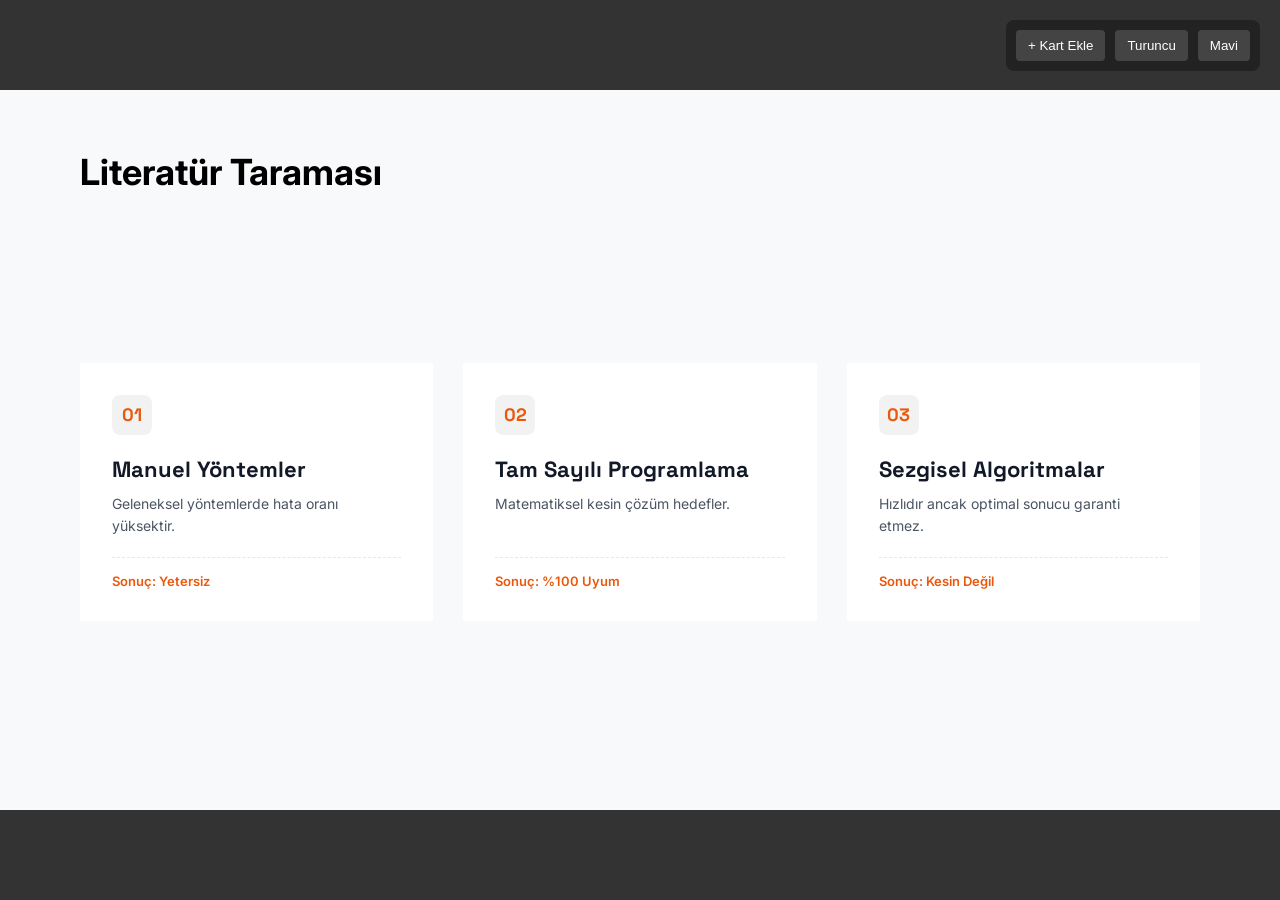
<file: templates/grid.html>
<!DOCTYPE html>
<html lang="tr">
<head>
    <meta charset="UTF-8">
    <meta name="viewport" content="width=device-width, initial-scale=1.0">
    <title>Layout 2: Final Structured</title>
    <style>
        @import url('https://fonts.googleapis.com/css2?family=Space+Grotesk:wght@300;500;700&family=Inter:wght@400;600&display=swap');

        :root {
            --bg-color: #F8F9FA; --surface-color: #FFFFFF; --primary-color: #111827; --text-body: #4B5563;
            --accent-color: #EA580C; --border-color: #E5E7EB; --selection-color: #EF4444;
        }
        * { box-sizing: border-box; margin: 0; padding: 0; outline: none; }
        body { font-family: 'Inter', sans-serif; background-color: #333; display: flex; justify-content: center; align-items: center; min-height: 100vh; }

        .slide-container { width: 1280px; height: 720px; background-color: var(--bg-color); position: relative; padding: 60px 80px; display: flex; flex-direction: column; }

        /* Grid Yapısı */
        .grid-wrapper { display: grid; grid-template-columns: repeat(3, 1fr); gap: 30px; height: 100%; align-content: center; overflow-y: auto; }

        .research-card {
            background-color: var(--surface-color); border: 1px solid var(--border-color); padding: 30px; display: flex; flex-direction: column;
            transition: all 0.3s ease; position: relative; height: 100%;
        }

        .card-icon {
            width: 40px; height: 40px; background: rgba(0,0,0,0.05); color: var(--accent-color);
            display: flex; align-items: center; justify-content: center; border-radius: 8px;
            font-size: 18px; font-weight: 700; margin-bottom: 20px; font-family: 'Space Grotesk', sans-serif;
        }

        .card-title { font-family: 'Space Grotesk', sans-serif; font-size: 22px; font-weight: 700; color: var(--primary-color); margin-bottom: 10px; }
        .card-desc { font-size: 14px; color: var(--text-body); line-height: 1.6; flex-grow: 1; }
        .card-footer { margin-top: 20px; padding-top: 15px; border-top: 1px dashed var(--border-color); font-size: 13px; font-weight: 600; color: var(--accent-color); }

        [contenteditable="true"]:hover { background: rgba(0,0,0,0.05); cursor: text; border-radius: 4px; }
        .selectable { cursor: pointer; border: 2px solid transparent; }
        .selected-element { border: 2px solid var(--selection-color) !important; transform: scale(0.98); }

        .editor-tools { position: absolute; top: 20px; right: 20px; background: #222; padding: 10px; border-radius: 8px; display: flex; gap: 10px; z-index: 999; }
        .tool-btn { background: #444; color: #fff; border: none; padding: 8px 12px; cursor: pointer; border-radius: 4px; }
    </style>
</head>
<body>
    <div class="editor-tools">
        <button class="tool-btn" onclick="addCard()">+ Kart Ekle</button>
        <button class="tool-btn" onclick="setTheme('#EA580C')">Turuncu</button>
        <button class="tool-btn" onclick="setTheme('#2563EB')">Mavi</button>
    </div>

    <div class="slide-container">
        <h1 style="font-size: 36px; margin-bottom: 40px;" contenteditable="true">Literatür Taraması</h1>
        <div class="grid-wrapper" id="gridContainer">
            <div class="research-card selectable">
                <div class="card-icon">01</div> <h3 class="card-title" contenteditable="true">Manuel Yöntemler</h3>
                <p class="card-desc" contenteditable="true">Geleneksel yöntemlerde hata oranı yüksektir.</p>
                <div class="card-footer" contenteditable="true">Sonuç: Yetersiz</div>
            </div>
            <div class="research-card selectable">
                <div class="card-icon">02</div>
                <h3 class="card-title" contenteditable="true">Tam Sayılı Programlama</h3>
                <p class="card-desc" contenteditable="true">Matematiksel kesin çözüm hedefler.</p>
                <div class="card-footer" contenteditable="true">Sonuç: %100 Uyum</div>
            </div>
            <div class="research-card selectable">
                <div class="card-icon">03</div>
                <h3 class="card-title" contenteditable="true">Sezgisel Algoritmalar</h3>
                <p class="card-desc" contenteditable="true">Hızlıdır ancak optimal sonucu garanti etmez.</p>
                <div class="card-footer" contenteditable="true">Sonuç: Kesin Değil</div>
            </div>
        </div>
    </div>

    <script>
        function setTheme(color) { document.documentElement.style.setProperty('--accent-color', color); }
        function reindexCards() {
            document.querySelectorAll('.research-card').forEach((card, index) => {
                let num = index + 1;
                card.querySelector('.card-icon').innerText = num < 10 ? '0' + num : num;
            });
        }
        function addCard() {
            const container = document.getElementById('gridContainer');
            const newCard = document.createElement('div');
            newCard.className = 'research-card selectable';
            newCard.innerHTML = `<div class="card-icon">00</div><h3 class="card-title" contenteditable="true">Yeni Başlık</h3><p class="card-desc" contenteditable="true">Açıklama.</p><div class="card-footer" contenteditable="true">Sonuç: ...</div>`;
            newCard.addEventListener('click', selectElement);
            container.appendChild(newCard);
            reindexCards();
        }
        let selectedElement = null;
        function selectElement(e) {
            if (e.target.isContentEditable) return;
            if (selectedElement) selectedElement.classList.remove('selected-element');
            selectedElement = e.currentTarget; selectedElement.classList.add('selected-element'); e.stopPropagation();
        }
        document.querySelectorAll('.selectable').forEach(el => el.addEventListener('click', selectElement));
        document.addEventListener('click', (e) => {
            if (selectedElement && !e.target.closest('.selectable') && !e.target.closest('.editor-tools')) {
                selectedElement.classList.remove('selected-element'); selectedElement = null;
            }
        });
        document.addEventListener('keydown', (e) => {
            if ((e.key === 'Delete' || e.key === 'Backspace') && selectedElement) {
                selectedElement.remove(); selectedElement = null; reindexCards();
            }
        });
        document.addEventListener('DOMContentLoaded', reindexCards);
    </script>
</body>
</html>
</file>
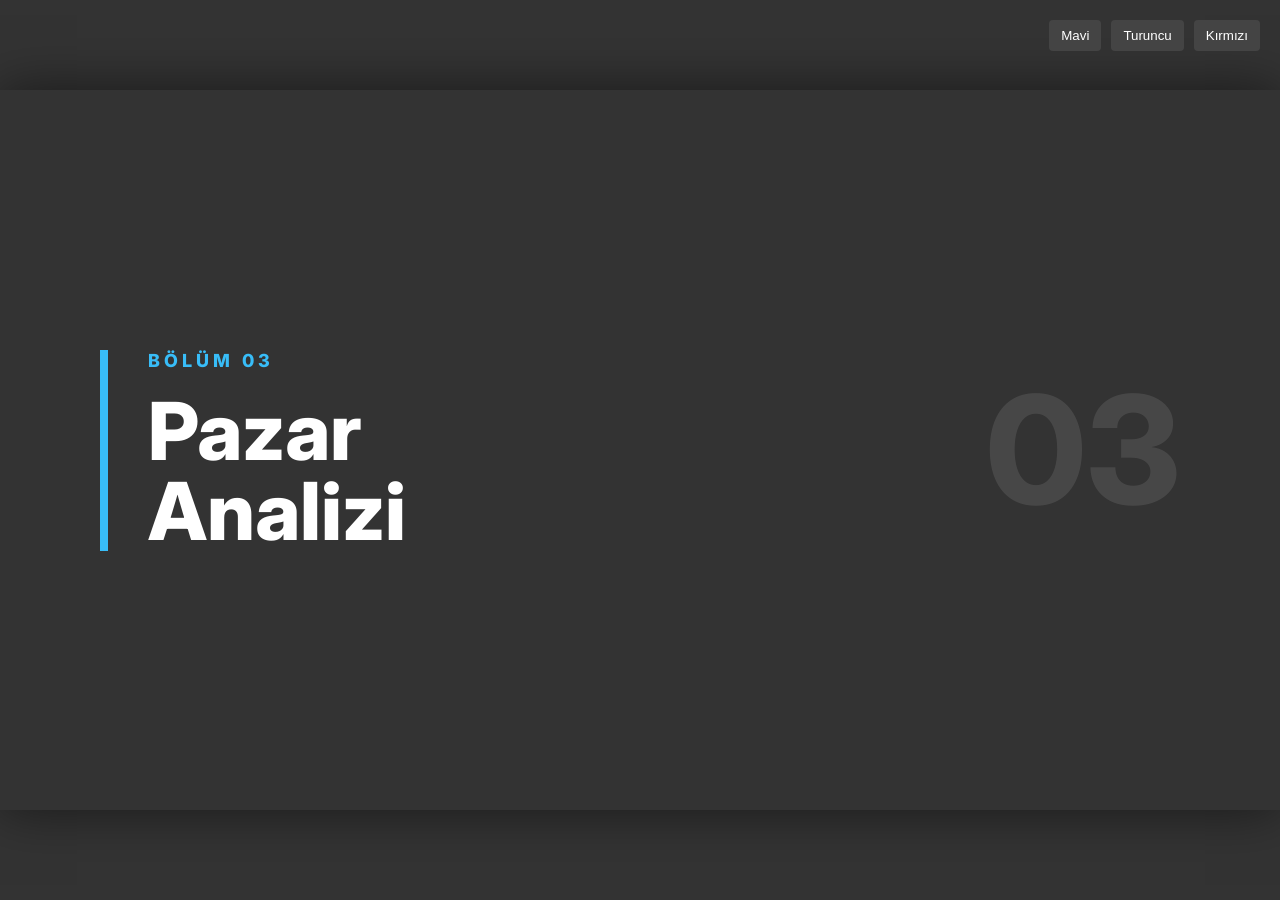
<file: templates/section_breaker.html>
<!DOCTYPE html>
<html lang="tr">
<head>
    <meta charset="UTF-8">
    <title>Layout 6: Section Break</title>
    <style>
        @import url('https://fonts.googleapis.com/css2?family=Inter:wght@300;800&display=swap');
        :root { --accent: #38BDF8; }
        body { font-family: 'Inter', sans-serif; background: #333; display: flex; justify-content: center; align-items: center; min-height: 100vh; margin: 0; }

        .slide-container {
            width: 1280px; height: 720px; position: relative; overflow: hidden;
            box-shadow: 0 0 50px rgba(0,0,0,0.5); display: flex; align-items: center;
        }

        /* Arka Plan Görseli */
        .bg-image {
            position: absolute; top: 0; left: 0; width: 100%; height: 100%;
            background-image: url('https://picsum.photos/1280/720');
            background-size: cover; background-position: center; filter: brightness(0.4);
            z-index: 0;
        }

        /* İçerik */
        .content { z-index: 1; position: relative; width: 100%; padding: 0 100px; display: flex; justify-content: space-between; align-items: center; }

        .left-side { border-left: 8px solid var(--accent); padding-left: 40px; }
        .section-tag { color: var(--accent); font-size: 18px; letter-spacing: 4px; text-transform: uppercase; font-weight: 800; display: block; margin-bottom: 20px; }
        .section-title { font-size: 80px; color: white; font-weight: 800; line-height: 1; margin: 0; }

        .right-side { text-align: right; }
        .section-num { font-size: 150px; color: rgba(255,255,255,0.1); font-weight: 800; line-height: 1; }

        [contenteditable]:focus { outline: none; background: rgba(255,255,255,0.1); }
        .toolbar { position: absolute; top: 20px; right: 20px; z-index: 999; display: flex; gap: 10px; }
        .btn { background: #444; color: white; border: none; padding: 8px 12px; cursor: pointer; border-radius: 4px; }
    </style>
</head>
<body>

<div class="toolbar">
    <button class="btn" onclick="setTheme('#38BDF8')">Mavi</button>
    <button class="btn" onclick="setTheme('#EA580C')">Turuncu</button>
    <button class="btn" onclick="setTheme('#F43F5E')">Kırmızı</button>
</div>

<div class="slide-container">
    <div class="bg-image"></div>

    <div class="content">
        <div class="left-side">
            <span class="section-tag" contenteditable="true">BÖLÜM 03</span>
            <h1 class="section-title" contenteditable="true">Pazar<br>Analizi</h1>
        </div>

        <div class="right-side">
            <div class="section-num" contenteditable="true">03</div>
        </div>
    </div>
</div>

<script>
    function setTheme(color) { document.documentElement.style.setProperty('--accent', color); }
</script>
</body>
</html>
</file>
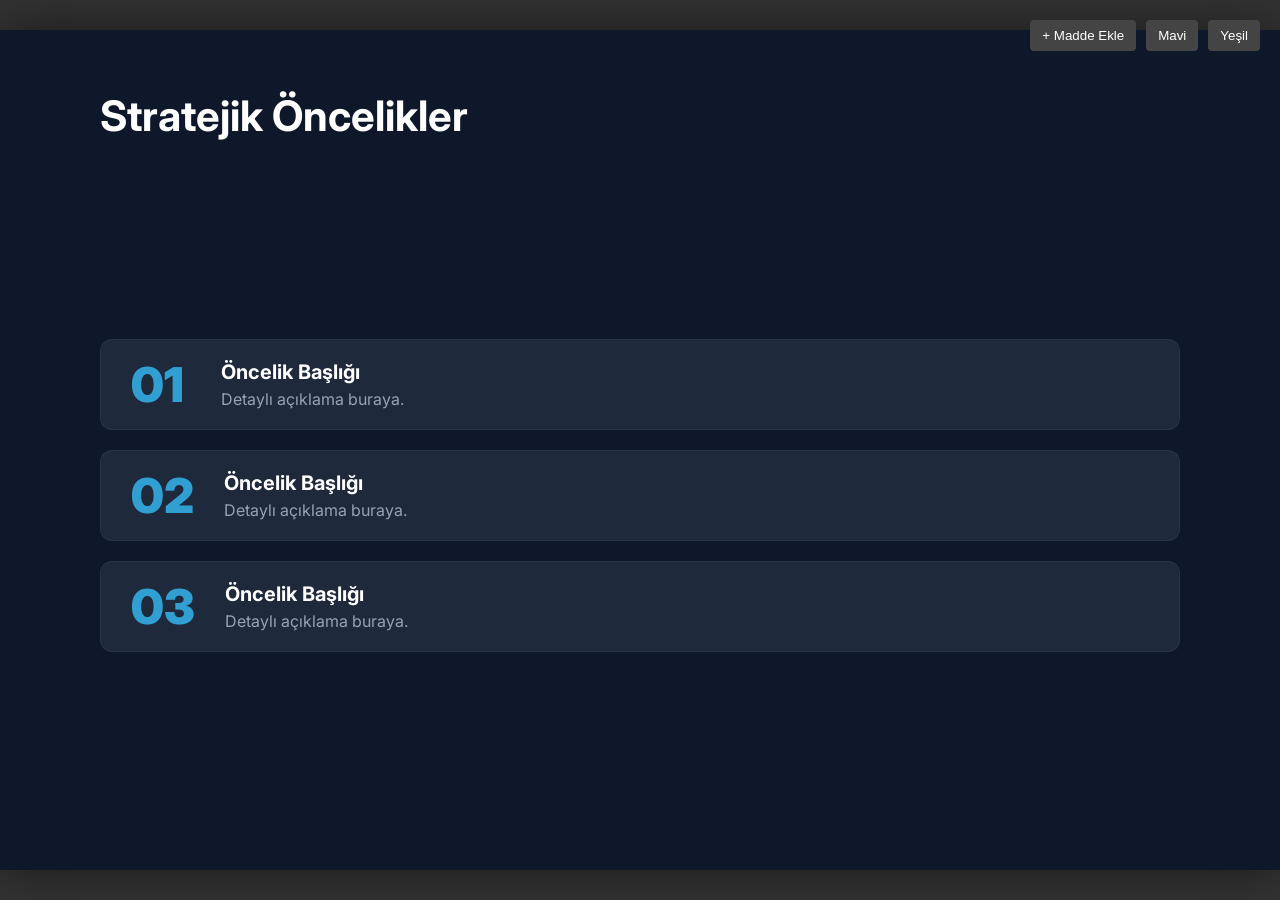
<file: templates/siralibloklar.html>
<!DOCTYPE html>
<html lang="tr">
<head>
    <meta charset="UTF-8">
    <title>Layout 20: Numbered Blocks</title>
    <style>
        @import url('https://fonts.googleapis.com/css2?family=Inter:wght@400;700;900&display=swap');
        :root { --bg: #0F172A; --card: #1E293B; --text: #F8FAFC; --accent: #38BDF8; }
        body { font-family: 'Inter', sans-serif; background: #333; display: flex; justify-content: center; align-items: center; min-height: 100vh; margin: 0; }

        .slide-container {
            width: 1280px; height: 720px; background: var(--bg); position: relative;
            padding: 60px 100px; display: flex; flex-direction: column; overflow: hidden;
            box-shadow: 0 0 50px rgba(0,0,0,0.5);
        }

        .header { margin-bottom: 40px; }
        .h-title { font-size: 42px; color: white; font-weight: 700; margin: 0; }

        .blocks-container {
            display: flex; flex-direction: column; gap: 20px; flex-grow: 1; justify-content: center;
        }

        .num-block {
            display: flex; align-items: center; background: var(--card);
            padding: 20px 30px; border-radius: 12px; border: 1px solid rgba(255,255,255,0.05);
            transition: transform 0.2s; cursor: pointer;
        }
        .num-block:hover { transform: translateX(10px); border-color: var(--accent); }
        .num-block.selected { border: 2px solid #EF4444; }

        .big-num {
            font-size: 48px; font-weight: 900; color: var(--accent); margin-right: 30px;
            opacity: 0.8; line-height: 1; min-width: 60px;
        }

        .block-content { flex: 1; }
        .block-title { font-size: 20px; font-weight: 700; color: white; margin: 0 0 5px 0; }
        .block-desc { font-size: 16px; color: #94A3B8; margin: 0; }

        [contenteditable]:focus { outline: none; }
        .toolbar { position: absolute; top: 20px; right: 20px; z-index: 999; display: flex; gap: 10px; }
        .btn { background: #444; color: white; border: none; padding: 8px 12px; cursor: pointer; border-radius: 4px; }
    </style>
</head>
<body>

<div class="toolbar">
    <button class="btn" onclick="addBlock()">+ Madde Ekle</button>
    <button class="btn" onclick="setTheme('#38BDF8')">Mavi</button>
    <button class="btn" onclick="setTheme('#10B981')">Yeşil</button>
</div>

<div class="slide-container" id="canvas">
    <div class="header">
        <h1 class="h-title" contenteditable="true">Stratejik Öncelikler</h1>
    </div>

    <div class="blocks-container" id="list">
        </div>
</div>

<script>
    function setTheme(color) { document.documentElement.style.setProperty('--accent', color); }

    function addBlock() {
        const list = document.getElementById('list');
        const div = document.createElement('div');
        div.className = 'num-block';
        div.onclick = function() { selectEl(this) };
        div.innerHTML = `
            <div class="big-num">00</div>
            <div class="block-content">
                <h3 class="block-title" contenteditable="true">Öncelik Başlığı</h3>
                <p class="block-desc" contenteditable="true">Detaylı açıklama buraya.</p>
            </div>
        `;
        list.appendChild(div);
        reindex();
    }

    function reindex() {
        document.querySelectorAll('.big-num').forEach((el, index) => {
            let num = index + 1;
            el.innerText = num < 10 ? '0' + num : num;
        });
    }

    let selected = null;
    function selectEl(el) {
        if(selected) selected.classList.remove('selected');
        selected = el; selected.classList.add('selected');
    }

    document.addEventListener('keydown', (e) => {
        if((e.key === 'Delete' || e.key === 'Backspace') && selected && !document.activeElement.isContentEditable) {
            selected.remove(); selected = null; reindex();
        }
    });

    // Başlangıçta 3 tane ekle
    window.onload = () => { for(let i=0; i<3; i++) addBlock(); };
</script>
</body>
</html>
</file>
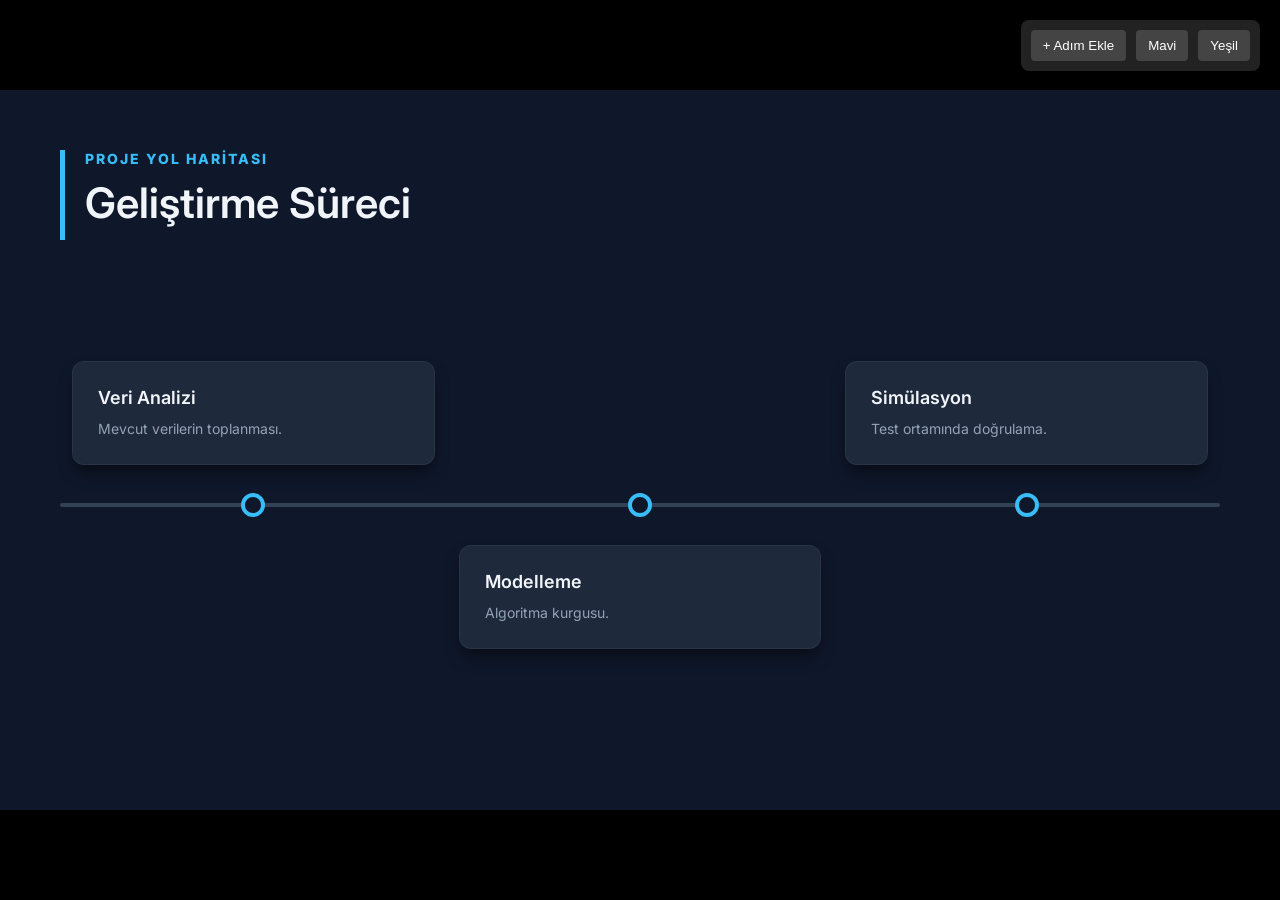
<file: templates/timeline.html>
<!DOCTYPE html>
<html lang="tr">
<head>
    <meta charset="UTF-8">
    <meta name="viewport" content="width=device-width, initial-scale=1.0">
    <title>Layout 1: Final Structured</title>
    <style>
        @import url('https://fonts.googleapis.com/css2?family=Inter:wght@300;600;800&display=swap');

        :root {
            --bg-color: #0F172A; --card-bg: #1E293B; --text-primary: #F1F5F9; --text-secondary: #94A3B8;
            --accent-color: #38BDF8; --line-color: #334155; --selection-color: #EF4444;
        }

        * { box-sizing: border-box; margin: 0; padding: 0; outline: none; }
        body { font-family: 'Inter', sans-serif; background-color: #000; color: var(--text-primary); display: flex; justify-content: center; align-items: center; min-height: 100vh; }

        .slide-container { width: 1280px; height: 720px; background-color: var(--bg-color); position: relative; overflow: hidden; display: flex; flex-direction: column; padding: 60px; box-shadow: 0 0 50px rgba(0,0,0,0.5); }

        .header { height: 15%; margin-bottom: 20px; border-left: 5px solid var(--accent-color); padding-left: 20px; }
        .tag { font-size: 14px; text-transform: uppercase; letter-spacing: 2px; color: var(--accent-color); font-weight: 800; display: block; margin-bottom: 10px; }
        h1 { font-size: 42px; font-weight: 600; margin: 0; }

        /* TIMELINE ALANI */
        .timeline-wrapper { position: relative; flex-grow: 1; display: flex; align-items: center; }

        /* ÇİZGİ: Tam Ortala */
        .timeline-line {
            position: absolute; top: 50%; left: 0; width: 100%; height: 4px;
            background-color: var(--line-color); transform: translateY(-50%); z-index: 0; border-radius: 2px;
        }

        .steps-container { display: flex; justify-content: space-between; width: 100%; height: 100%; position: relative; z-index: 1; }

        /* Adım Kutusu */
        .step-item { position: relative; flex: 1; height: 100%; padding: 0 10px; display: flex; flex-direction: column; justify-content: center; }

        /* NOKTA: Tam Ortala */
        .step-dot {
            width: 24px; height: 24px; background-color: var(--bg-color);
            border: 4px solid var(--accent-color); border-radius: 50%;
            position: absolute; top: 50%; left: 50%; transform: translate(-50%, -50%); z-index: 2;
        }

        /* KART */
        .step-card {
            position: absolute; left: 10px; right: 10px;
            background-color: var(--card-bg); padding: 25px; border-radius: 12px;
            border: 1px solid rgba(255,255,255, 0.05); box-shadow: 0 10px 15px -3px rgba(0, 0, 0, 0.5);
        }

        /* Zikzak Mantığı */
        .step-item:nth-child(odd) .step-card { bottom: 50%; margin-bottom: 40px; }
        .step-item:nth-child(even) .step-card { top: 50%; margin-top: 40px; }

        .step-title { font-size: 18px; font-weight: 600; margin-bottom: 10px; color: var(--text-primary); }
        .step-desc { font-size: 14px; line-height: 1.5; color: var(--text-secondary); }

        /* Seçim ve Araçlar */
        [contenteditable="true"]:hover { background: rgba(255,255,255,0.1); cursor: text; border-radius: 4px; }
        .selectable { cursor: pointer; transition: transform 0.2s; border: 2px solid transparent; }
        .selected-element .step-card { border: 2px solid var(--selection-color) !important; transform: scale(0.98); }

        .editor-tools { position: absolute; top: 20px; right: 20px; background: #222; padding: 10px; border-radius: 8px; display: flex; gap: 10px; z-index: 999; }
        .tool-btn { background: #444; color: #fff; border: none; padding: 8px 12px; cursor: pointer; border-radius: 4px; }
    </style>
</head>
<body>
    <div class="editor-tools">
        <button class="tool-btn" onclick="addStep()">+ Adım Ekle</button>
        <button class="tool-btn" onclick="setTheme('#38BDF8')">Mavi</button>
        <button class="tool-btn" onclick="setTheme('#10B981')">Yeşil</button>
    </div>

    <div class="slide-container">
        <div class="header">
            <span class="tag" contenteditable="true">Proje Yol Haritası</span>
            <h1 contenteditable="true">Geliştirme Süreci</h1>
        </div>

        <div class="timeline-wrapper">
            <div class="timeline-line"></div>
            <div class="steps-container" id="stepsContainer">
                <div class="step-item selectable">
                    <div class="step-card">
                        <h3 class="step-title" contenteditable="true">Veri Analizi</h3>
                        <p class="step-desc" contenteditable="true">Mevcut verilerin toplanması.</p>
                    </div>
                    <div class="step-dot"></div>
                </div>
                <div class="step-item selectable">
                    <div class="step-card">
                        <h3 class="step-title" contenteditable="true">Modelleme</h3>
                        <p class="step-desc" contenteditable="true">Algoritma kurgusu.</p>
                    </div>
                    <div class="step-dot"></div>
                </div>
                <div class="step-item selectable">
                    <div class="step-card">
                        <h3 class="step-title" contenteditable="true">Simülasyon</h3>
                        <p class="step-desc" contenteditable="true">Test ortamında doğrulama.</p>
                    </div>
                    <div class="step-dot"></div>
                </div>
            </div>
        </div>
    </div>

    <script>
        function setTheme(color) { document.documentElement.style.setProperty('--accent-color', color); }

        function addStep() {
            const container = document.getElementById('stepsContainer');
            const newStep = document.createElement('div');
            newStep.className = 'step-item selectable';
            newStep.innerHTML = `
                <div class="step-card">
                    <h3 class="step-title" contenteditable="true">Yeni Adım</h3>
                    <p class="step-desc" contenteditable="true">Açıklama giriniz.</p>
                </div>
                <div class="step-dot"></div>`;
            newStep.addEventListener('click', selectElement);
            container.appendChild(newStep);
        }

        let selectedElement = null;
        function selectElement(e) {
            if (e.target.isContentEditable) return;
            if (selectedElement) selectedElement.classList.remove('selected-element');
            selectedElement = e.currentTarget;
            selectedElement.classList.add('selected-element');
            e.stopPropagation();
        }
        document.querySelectorAll('.selectable').forEach(el => el.addEventListener('click', selectElement));
        document.addEventListener('click', (e) => {
            if (selectedElement && !e.target.closest('.selectable') && !e.target.closest('.editor-tools')) {
                selectedElement.classList.remove('selected-element'); selectedElement = null;
            }
        });
        document.addEventListener('keydown', (e) => {
            if ((e.key === 'Delete' || e.key === 'Backspace') && selectedElement) {
                selectedElement.remove(); selectedElement = null;
            }
        });
    </script>
</body>
</html>
</file>
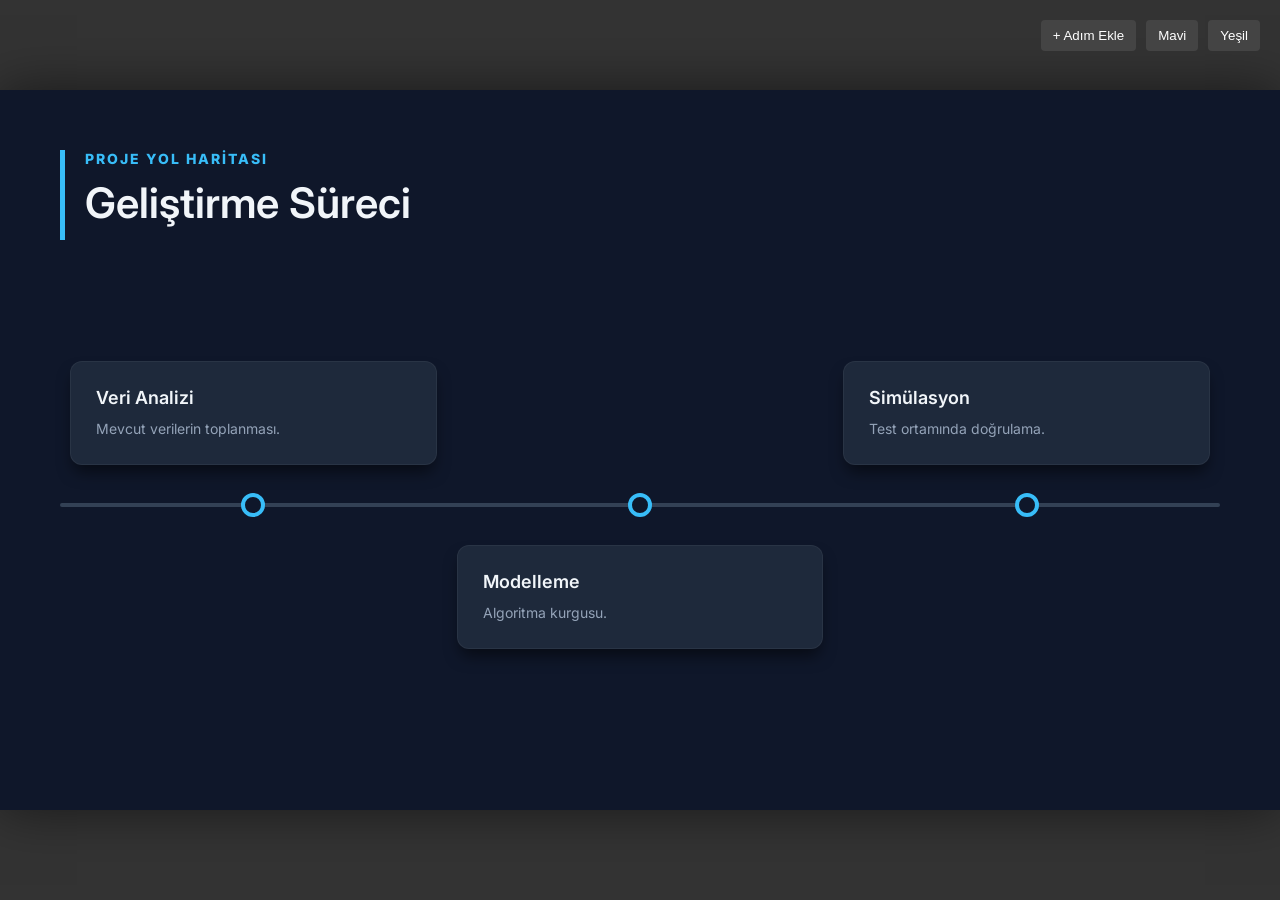
<file: templates/timeline_yeni.html>
<!DOCTYPE html>
<html lang="tr">
<head>
    <meta charset="UTF-8">
    <meta name="viewport" content="width=device-width, initial-scale=1.0">
    <title>Layout 1: Timeline (Final Structured)</title>
    <style>
        @import url('https://fonts.googleapis.com/css2?family=Inter:wght@300;600;800&display=swap');

        :root {
            --bg-color: #0F172A; --card-bg: #1E293B; --text-primary: #F1F5F9; --text-secondary: #94A3B8;
            --accent-color: #38BDF8; --line-color: #334155; --selection-color: #EF4444;
        }

        * { box-sizing: border-box; margin: 0; padding: 0; outline: none; }
        body { font-family: 'Inter', sans-serif; background-color: #333; display: flex; justify-content: center; align-items: center; min-height: 100vh; margin: 0; }

        .slide-container { width: 1280px; height: 720px; background-color: var(--bg-color); position: relative; overflow: hidden; display: flex; flex-direction: column; padding: 60px; box-shadow: 0 0 50px rgba(0,0,0,0.5); }

        /* HEADER */
        .header { height: 15%; margin-bottom: 20px; border-left: 5px solid var(--accent-color); padding-left: 20px; }
        .tag { font-size: 14px; text-transform: uppercase; letter-spacing: 2px; color: var(--accent-color); font-weight: 800; display: block; margin-bottom: 10px; }
        h1 { font-size: 42px; font-weight: 600; margin: 0; color: var(--text-primary); }

        /* TIMELINE ALANI */
        .timeline-wrapper { position: relative; flex-grow: 1; display: flex; align-items: center; }

        /* ÇİZGİ (SABİT) */
        .timeline-line {
            position: absolute; top: 50%; left: 0; width: 100%; height: 4px;
            background-color: var(--line-color); transform: translateY(-50%); z-index: 0; border-radius: 2px;
        }

        .steps-container {
            display: flex; justify-content: space-between; width: 100%; height: 100%; position: relative; z-index: 1;
        }

        .step-item {
            position: relative; flex: 1; /* Eşit dağıl */ min-width: 150px; height: 100%; padding: 0 10px;
            display: flex; flex-direction: column; justify-content: center;
        }

        /* NOKTA */
        .step-dot {
            width: 24px; height: 24px; background-color: var(--bg-color);
            border: 4px solid var(--accent-color); border-radius: 50%;
            position: absolute; top: 50%; left: 50%; transform: translate(-50%, -50%); z-index: 2;
        }

        /* KART */
        .step-card {
            position: absolute; left: 10px; right: 10px;
            background-color: var(--card-bg); padding: 25px; border-radius: 12px;
            border: 1px solid rgba(255,255,255, 0.05); box-shadow: 0 10px 15px -3px rgba(0, 0, 0, 0.5);
            transition: transform 0.2s; cursor: pointer;
        }
        .step-card:hover { border: 1px solid var(--accent-color); }
        .step-card.selected-element { border: 2px solid var(--selection-color); }

        /* Zikzak Mantığı */
        .step-item:nth-child(odd) .step-card { bottom: 50%; margin-bottom: 40px; }
        .step-item:nth-child(even) .step-card { top: 50%; margin-top: 40px; }

        .step-title { font-size: 18px; font-weight: 600; margin-bottom: 10px; color: var(--text-primary); }
        .step-desc { font-size: 14px; line-height: 1.5; color: var(--text-secondary); }

        [contenteditable="true"]:hover { background: rgba(255,255,255,0.1); cursor: text; border-radius: 4px; }
        .editor-tools { position: absolute; top: 20px; right: 20px; display: flex; gap: 10px; z-index: 999; }
        .tool-btn { background: #444; color: #fff; border: none; padding: 8px 12px; cursor: pointer; border-radius: 4px; }
    </style>
</head>
<body>
    <div class="editor-tools">
        <button class="tool-btn" onclick="addStep()">+ Adım Ekle</button>
        <button class="tool-btn" onclick="setTheme('#38BDF8')">Mavi</button>
        <button class="tool-btn" onclick="setTheme('#10B981')">Yeşil</button>
    </div>

    <div class="slide-container">
        <div class="header">
            <span class="tag" contenteditable="true">Proje Yol Haritası</span>
            <h1 contenteditable="true">Geliştirme Süreci</h1>
        </div>

        <div class="timeline-wrapper">
            <div class="timeline-line"></div>
            <div class="steps-container" id="stepsContainer">
                <div class="step-item">
                    <div class="step-card" onclick="selectEl(this)">
                        <h3 class="step-title" contenteditable="true">Veri Analizi</h3>
                        <p class="step-desc" contenteditable="true">Mevcut verilerin toplanması.</p>
                    </div>
                    <div class="step-dot"></div>
                </div>
                <div class="step-item">
                    <div class="step-card" onclick="selectEl(this)">
                        <h3 class="step-title" contenteditable="true">Modelleme</h3>
                        <p class="step-desc" contenteditable="true">Algoritma kurgusu.</p>
                    </div>
                    <div class="step-dot"></div>
                </div>
                <div class="step-item">
                    <div class="step-card" onclick="selectEl(this)">
                        <h3 class="step-title" contenteditable="true">Simülasyon</h3>
                        <p class="step-desc" contenteditable="true">Test ortamında doğrulama.</p>
                    </div>
                    <div class="step-dot"></div>
                </div>
            </div>
        </div>
    </div>

    <script>
        function setTheme(color) { document.documentElement.style.setProperty('--accent-color', color); }

        function addStep() {
            const container = document.getElementById('stepsContainer');
            // Maksimum 5-6 adım sığar, sonrasını engellemek iyi olabilir ama serbest bırakıyoruz
            const newStep = document.createElement('div');
            newStep.className = 'step-item';
            newStep.innerHTML = `
                <div class="step-card" onclick="selectEl(this)">
                    <h3 class="step-title" contenteditable="true">Yeni Adım</h3>
                    <p class="step-desc" contenteditable="true">Açıklama.</p>
                </div>
                <div class="step-dot"></div>`;
            container.appendChild(newStep);
        }

        let selected = null;
        function selectEl(el) {
            if (selected) selected.classList.remove('selected-element');
            selected = el;
            selected.classList.add('selected-element');
        }

        document.addEventListener('click', (e) => {
            if (selected && !e.target.closest('.step-card') && !e.target.closest('.editor-tools')) {
                selected.classList.remove('selected-element');
                selected = null;
            }
        });

        document.addEventListener('keydown', (e) => {
            if ((e.key === 'Delete' || e.key === 'Backspace') && selected) {
                if (!document.activeElement.isContentEditable) {
                    // Step-item'ı (üst divi) silmemiz lazım
                    selected.parentElement.remove();
                    selected = null;
                }
            }
        });
    </script>
</body>
</html>
</file>
